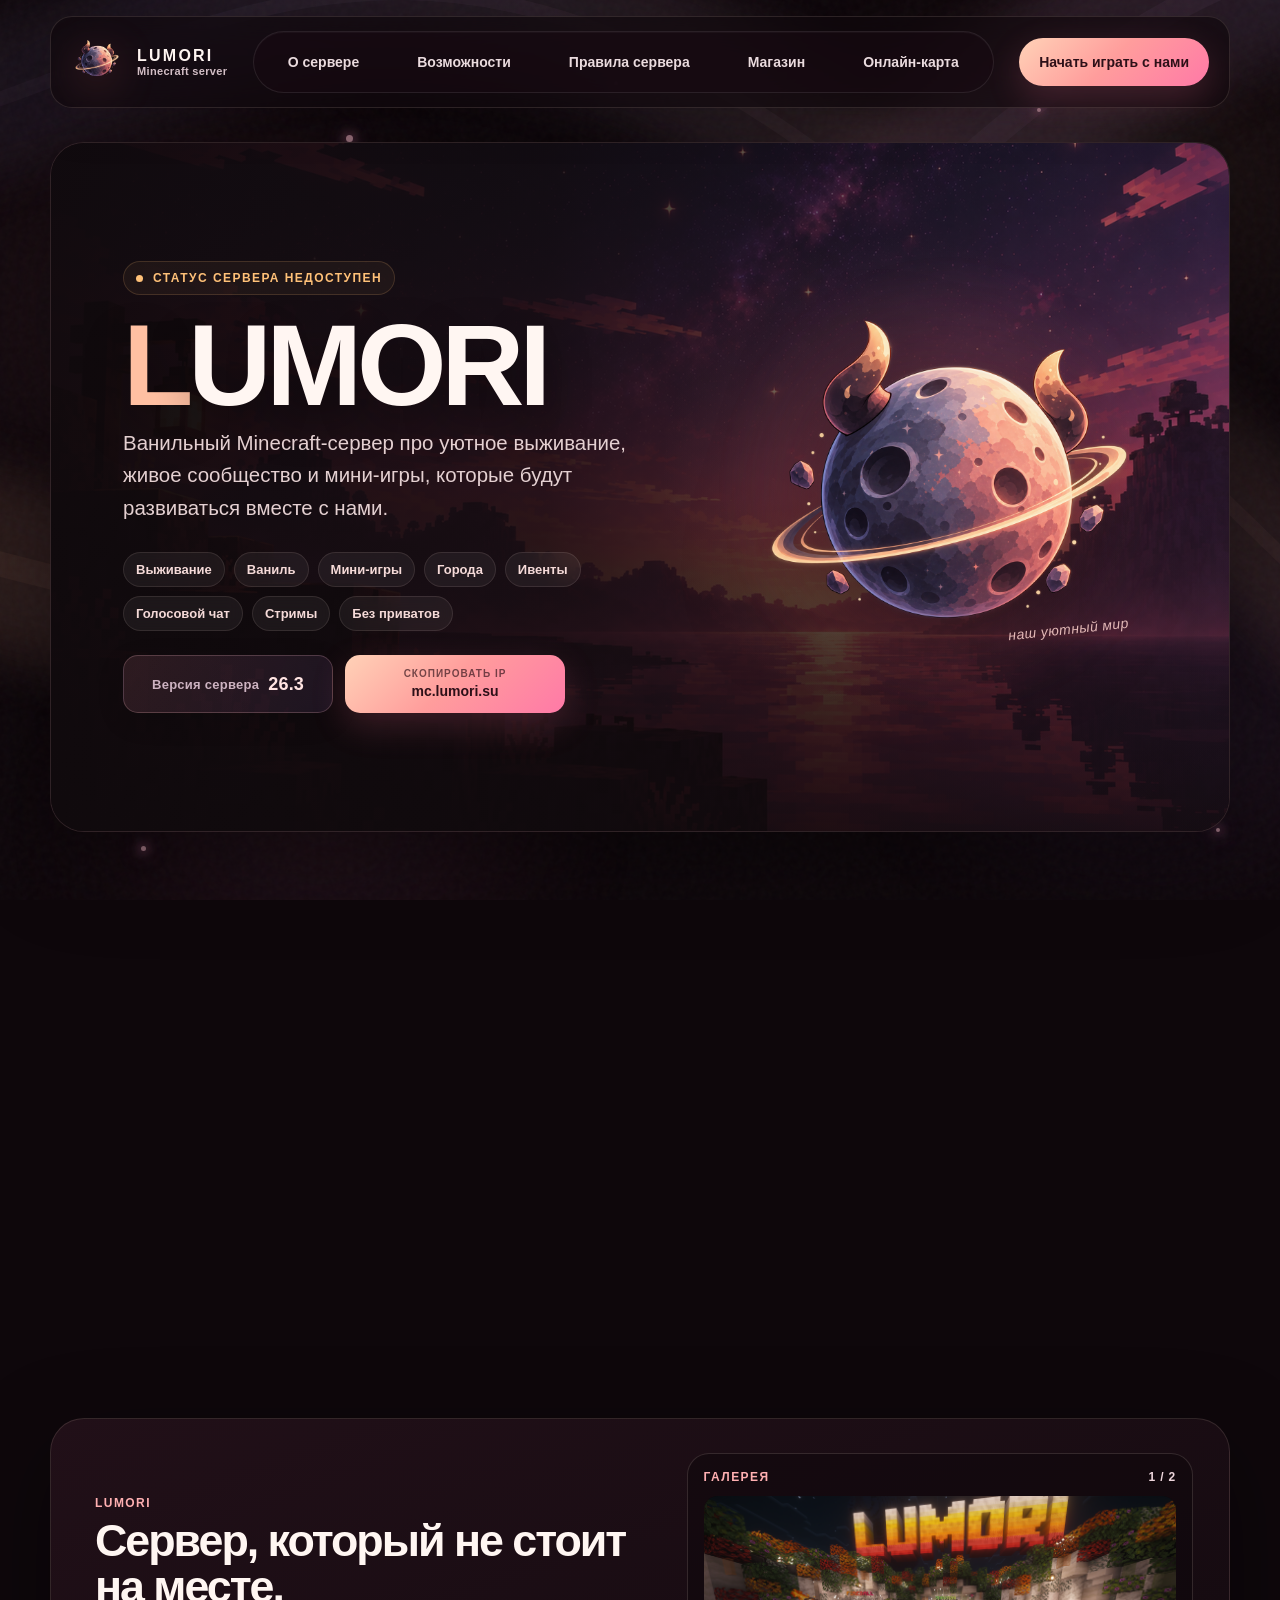
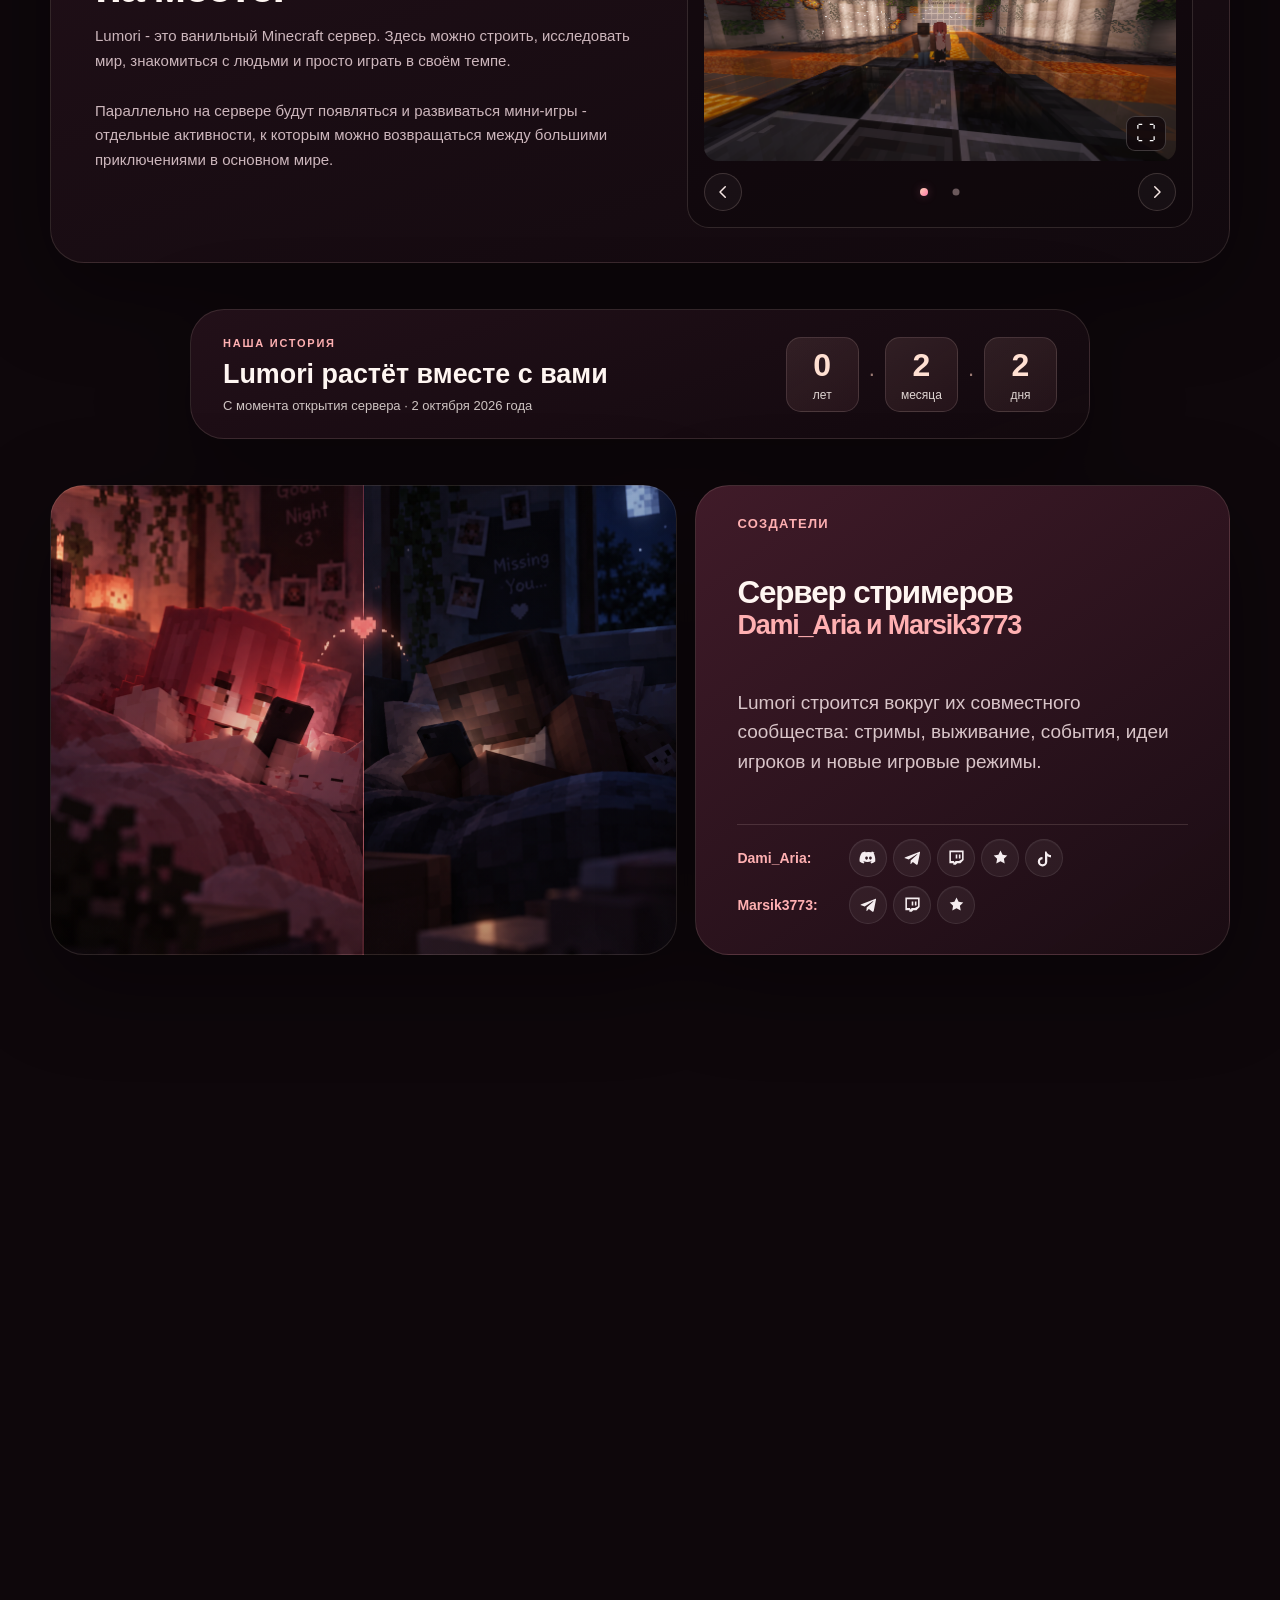
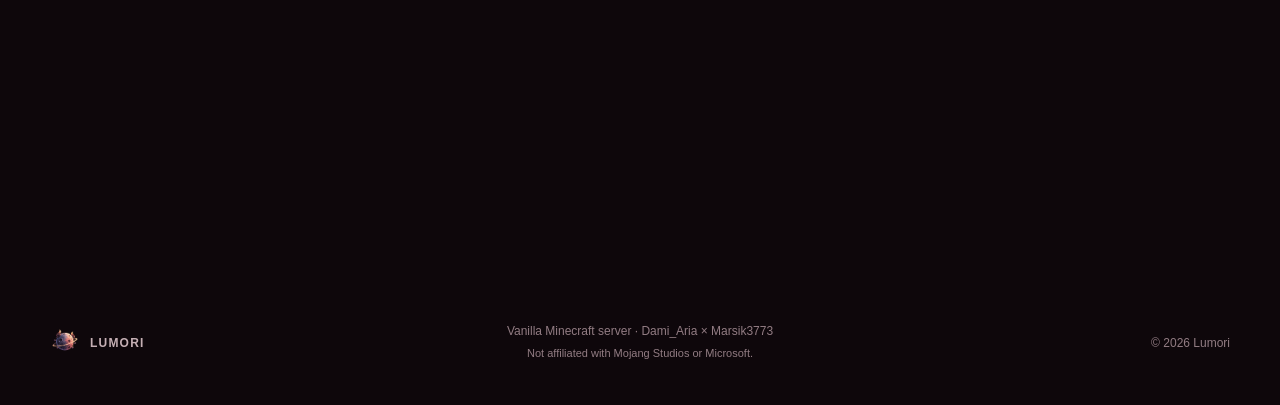
<file: index.html>
<!DOCTYPE html>

<html lang="ru">
<head>
<meta charset="utf-8"/>
<meta content="width=device-width, initial-scale=1" name="viewport"/>
<meta content="#1b0c14" name="theme-color"/>
<meta content="Lumori — ванильный Minecraft-сервер стримеров Dami_Aria и Marsik3773. Версия 26.3, выживание, сообщество и мини-игры." name="description"/>
<title>Lumori — Minecraft Server</title>
<link href="assets/site/lumori-planet.png" rel="icon"/>
<link as="image" href="assets/site/lumori-hero.png" media="(min-width: 921px)" rel="preload"/>
<link as="image" href="assets/site/mobile/lumori-hero.webp" media="(max-width: 920px)" rel="preload"/>
<link href="styles.css?v=lumori-docs-3" rel="stylesheet"/>
</head>
<body>
<div aria-hidden="true" class="ambient-bg"></div>
<!-- Decorative animated aurora ribbons: above page background, non-interactive. -->
<div aria-hidden="true" class="lumori-aurora">
  <svg class="lumori-aurora-art" viewBox="0 0 1440 900" preserveAspectRatio="xMidYMid slice" xmlns="http://www.w3.org/2000/svg">
    <defs>
      <linearGradient id="lumori-ribbon-a" x1="0" y1="0" x2="1" y2="0"><stop offset="0" stop-color="#a65c7b" stop-opacity="0"/><stop offset=".27" stop-color="#ba795f" stop-opacity=".48"/><stop offset=".57" stop-color="#a86994" stop-opacity=".56"/><stop offset=".82" stop-color="#79639f" stop-opacity=".43"/><stop offset="1" stop-color="#79639f" stop-opacity="0"/></linearGradient>
      <linearGradient id="lumori-ribbon-b" x1="0" y1="0" x2="1" y2="0"><stop offset="0" stop-color="#766299" stop-opacity="0"/><stop offset=".34" stop-color="#8770aa" stop-opacity=".38"/><stop offset=".68" stop-color="#b87e74" stop-opacity=".48"/><stop offset="1" stop-color="#b87e74" stop-opacity="0"/></linearGradient>
      <filter id="lumori-ribbon-blur" x="-35%" y="-100%" width="170%" height="300%"><feGaussianBlur stdDeviation="18"/></filter>
    </defs>
    <g class="lumori-ribbon lumori-ribbon-one">
      <path d="M -250 645 C 155 235 390 825 800 390 S 1320 90 1700 270" fill="none" stroke="url(#lumori-ribbon-a)" stroke-width="120" stroke-linecap="round" filter="url(#lumori-ribbon-blur)"/>
      <path d="M -250 645 C 155 235 390 825 800 390 S 1320 90 1700 270" fill="none" stroke="url(#lumori-ribbon-a)" stroke-width="17" stroke-linecap="round" opacity=".67"/>
    </g>
    <g class="lumori-ribbon lumori-ribbon-two">
      <path d="M -200 140 C 280 460 390 -90 850 250 S 1330 870 1650 545" fill="none" stroke="url(#lumori-ribbon-b)" stroke-width="100" stroke-linecap="round" filter="url(#lumori-ribbon-blur)"/>
      <path d="M -200 140 C 280 460 390 -90 850 250 S 1330 870 1650 545" fill="none" stroke="url(#lumori-ribbon-b)" stroke-width="10" stroke-linecap="round" opacity=".58"/>
    </g>
  </svg>
</div>
<div aria-hidden="true" class="lumori-sky"><i></i><i></i><i></i><i></i><i></i><i></i><i></i><i></i><i></i><i></i><i></i><i></i><i></i><i></i><i></i><i></i><i></i><i></i><i></i><i></i><i></i><i></i><i></i><i></i></div>
<div aria-hidden="true" class="grain"></div>
<header class="topbar" id="top">
<a aria-label="Lumori — наверх" class="brand" href="#top">
<picture><source media="(max-width: 920px)" srcset="assets/site/mobile/lumori-planet.webp" type="image/webp"/><img alt="Символ сервера Lumori" src="assets/site/lumori-planet.png"/></picture>
<span class="brand-copy">
<strong>LUMORI</strong>
<small>Minecraft server</small>
</span>
</a>
<nav aria-label="Основная навигация" class="nav">
<a data-feed="server" href="#server-feed">О сервере</a>
<a data-feed="guide" href="#guide">Возможности</a>
<a data-feed="rules" href="#rules"><span class="nav-label-full">Правила сервера</span><span class="nav-label-short">Правила</span></a>
<a data-link="shop" href="https://lumori.millida.trade/" rel="noopener noreferrer" target="_blank">Магазин</a>
<a class="nav-map" href="http://map.lumori.su:40138" rel="noopener noreferrer" target="_blank">Онлайн-карта</a>
</nav>
<a class="primary-btn header-play-btn" href="https://discord.gg/dc2WhRhd3e" target="_blank" rel="noopener noreferrer"><span class="header-play-label-full">Начать играть с нами</span><span class="header-play-label-short">Играть</span></a>
</header>
<main>
<div class="site-feed server-feed" id="server-feed">
<section aria-labelledby="hero-title" class="hero section-shell">
<div aria-hidden="true" class="hero-backdrop"></div>
<div class="hero-copy reveal">
<div class="eyebrow server-status" id="server-status" role="status" aria-live="polite"><span class="spark" aria-hidden="true"></span><span id="server-status-text">Проверяем сервер...</span></div>
<h1 id="hero-title">LUMORI</h1>
<p class="hero-lead">Ванильный Minecraft-сервер про уютное выживание, живое сообщество и мини-игры, которые будут развиваться вместе с нами.</p>
<div aria-label="Основная информация" class="tag-row">
<span class="tag">Выживание</span>
<span class="tag">Ваниль</span>
<span class="tag">Мини-игры</span>
<span class="tag">Города</span>
<span class="tag">Ивенты</span>
<span class="tag">Голосовой чат</span>
<span class="tag">Стримы</span>
<span class="tag">Без приватов</span>
</div>
<div class="hero-server-actions">
<div aria-label="Версия сервера" class="hero-version">
<span class="hero-version-label">Версия сервера</span> <strong>26.3</strong>
</div>
<button aria-label="Скопировать IP-адрес сервера" class="primary-btn hero-copy-ip" id="copy-ip" type="button">
<span><small>Скопировать IP</small><strong id="server-ip">mc.lumori.su</strong></span>
</button>
</div>
</div>
<div aria-label="Символ Lumori" class="hero-mark reveal">
<div class="planet-aura"></div>
<picture><source media="(max-width: 920px)" srcset="assets/site/mobile/lumori-planet.webp" type="image/webp"/><img alt="Планета Lumori — официальный символ сервера" src="assets/site/lumori-planet.png"/></picture>
<span class="orbit-label">наш уютный мир</span>
</div>
</section>
<section aria-labelledby="discord-title" class="discord-cta section-shell reveal" id="discord">
<div class="discord-card">
<div class="discord-copy">
<span class="kicker">DISCORD · COMMUNITY</span>
<h2 id="discord-title">Присоединяйся к нашему Discord-серверу</h2>
<p>Все важные вещи - в одном месте: анонсы, ивенты, объявления, новости сервера, дружеские посиделки и голосовое общение с игроками Lumori.</p>
<a class="primary-btn discord-join-btn" href="https://discord.gg/dc2WhRhd3e" rel="noopener noreferrer" target="_blank">
<span aria-hidden="true" class="btn-icon">✦</span>
<span><small>Discord Lumori</small><strong>Присоединиться</strong></span>
</a>
</div>
</div>
</section>
<section aria-labelledby="about-title" class="about section-shell reveal" id="about">
<div class="about-panel">
<div class="about-copy">
<span class="kicker">LUMORI</span>
<h2 id="about-title">Сервер, который не стоит на месте.</h2>
<p>Lumori - это ванильный Minecraft сервер. Здесь можно строить, исследовать мир, знакомиться с людьми и просто играть в своём темпе.<br/><br/>Параллельно на сервере будут появляться и развиваться мини-игры - отдельные активности, к которым можно возвращаться между большими приключениями в основном мире.</p>
</div>
<div aria-label="Галерея скриншотов сервера" class="about-gallery"><div class="gallery-top"><span class="kicker">ГАЛЕРЕЯ</span><span aria-live="polite" class="gallery-counter">Загрузка...</span></div><div class="gallery-photo-wrap"><button aria-label="Открыть изображение на весь экран" class="gallery-open" title="Открыть на весь экран" type="button" disabled><img alt="" decoding="async" id="gallery-preview" loading="lazy"/><span aria-hidden="true" class="gallery-expand">⛶</span></button></div><div class="gallery-controls"><button aria-label="Предыдущий скриншот" class="gallery-arrow gallery-prev" type="button"><svg aria-hidden="true" viewBox="0 0 24 24"><path d="M15 5 8 12 15 19"/></svg></button><div aria-label="Выбор изображения" class="gallery-dots"></div><button aria-label="Следующий скриншот" class="gallery-arrow gallery-next" type="button"><svg aria-hidden="true" viewBox="0 0 24 24"><path d="M9 5 16 12 9 19"/></svg></button></div></div></div>
</section>
<section class="server-age section-shell reveal" aria-labelledby="server-age-title">
  <div class="server-age-card">
    <div class="server-age-heading"><span class="kicker">НАША ИСТОРИЯ</span><h2 id="server-age-title">Lumori растёт вместе с вами</h2><p>С момента открытия сервера · 2 октября 2026 года</p></div>
    <div class="server-age-clock" role="timer" aria-label="Время с момента открытия сервера">
      <div class="server-age-unit"><strong id="server-age-years">0</strong><span id="server-age-years-label">лет</span></div>
      <span class="server-age-separator" aria-hidden="true">·</span>
      <div class="server-age-unit"><strong id="server-age-months">0</strong><span id="server-age-months-label">месяцев</span></div>
      <span class="server-age-separator" aria-hidden="true">·</span>
      <div class="server-age-unit"><strong id="server-age-days">0</strong><span id="server-age-days-label">дней</span></div>
    </div>
  </div>
</section>
<section aria-labelledby="creators-title" class="creators section-shell reveal">
<div aria-label="Dami_Aria и Marsik3773" class="creators-visual" role="img"></div>
<div class="creators-copy">
<span class="kicker">СОЗДАТЕЛИ</span>
<h2 id="creators-title">Сервер стримеров <span class="creator-title-names">Dami_Aria и Marsik3773</span></h2>
<p>Lumori строится вокруг их совместного сообщества: стримы, выживание, события, идеи игроков и новые игровые режимы.</p>
<div aria-label="Ссылки на соцсети стримеров" class="social-stack creators-social-stack">
<div class="social-row">
<span class="social-row-label">Dami_Aria:</span>
<div class="social-icons">
<a aria-label="Discord Dami_Aria" class="social-icon-btn discord" href="https://discord.gg/dc2WhRhd3e" rel="noopener noreferrer" target="_blank">
<svg aria-hidden="true" viewbox="0 0 24 24"><path d="M20.3 4.37A16.7 16.7 0 0 0 16.2 3a11.7 11.7 0 0 0-.53 1.1a15.2 15.2 0 0 0-7.34 0A11.7 11.7 0 0 0 7.8 3a16.6 16.6 0 0 0-4.1 1.37C1.1 8.24.4 12 .75 15.7A16.9 16.9 0 0 0 5.8 18.2c.42-.57.79-1.18 1.1-1.82c-.6-.23-1.18-.52-1.72-.86c.14-.1.27-.2.4-.31c3.3 1.55 6.88 1.55 10.14 0c.13.11.26.21.4.31c-.54.34-1.12.63-1.72.86c.31.64.68 1.25 1.1 1.82a16.8 16.8 0 0 0 5.04-2.5c.42-4.3-.72-8.03-2.24-11.33ZM9.54 13.43c-.98 0-1.78-.9-1.78-2s.79-2 1.78-2c1 0 1.79.9 1.78 2c0 1.1-.79 2-1.78 2Zm4.92 0c-.98 0-1.78-.9-1.78-2s.79-2 1.78-2c1 0 1.79.9 1.78 2c0 1.1-.79 2-1.78 2Z" fill="currentColor"></path></svg>
</a>
<a aria-label="Telegram Dami_Aria" class="social-icon-btn telegram" href="https://t.me/dami_aria" rel="noopener noreferrer" target="_blank">
<svg aria-hidden="true" viewbox="0 0 24 24"><path d="M21.5 4.5L18.6 19c-.22 1.03-.8 1.28-1.63.8l-4.5-3.32l-2.17 2.1c-.24.24-.45.45-.9.45l.32-4.58l8.34-7.54c.36-.32-.08-.5-.56-.18L7.2 13.18l-4.42-1.38c-.96-.3-.98-.96.2-1.42L20.24 3.7c.8-.3 1.5.18 1.26.8Z" fill="currentColor"></path></svg>
</a>
<a aria-label="Twitch Dami_Aria" class="social-icon-btn twitch" href="https://www.twitch.tv/dami_aria" rel="noopener noreferrer" target="_blank">
<svg aria-hidden="true" viewbox="0 0 24 24"><path d="M3 2h18v12l-4 4h-4l-2 2H8v-2H3V2Zm16 11V4H5v11h4v2l2-2h4l4-2Zm-8-6h2v5h-2V7Zm4 0h2v5h-2V7Z" fill="currentColor"></path></svg>
</a>
<a aria-label="Donation Alerts Dami_Aria" class="social-icon-btn donate" href="https://www.donationalerts.com/r/dami_aria" rel="noopener noreferrer" target="_blank">
<svg aria-hidden="true" viewbox="0 0 24 24"><path d="M12 2l2.65 5.37L20.6 8.2l-4.3 4.18l1.02 5.92L12 15.52L6.68 18.3l1.02-5.92L3.4 8.2l5.95-.83L12 2Z" fill="currentColor"></path></svg>
</a>
<a aria-label="TikTok Dami_Aria" class="social-icon-btn tiktok" href="https://www.tiktok.com/@dami_aria?_r=1&amp;_t=ZS-95ohLLMDwGn" rel="noopener noreferrer" target="_blank">
<svg aria-hidden="true" viewbox="0 0 24 24"><path d="M14.5 3c.44 1.67 1.44 2.98 3.1 3.9c.84.47 1.72.73 2.6.8v2.9c-1.57-.03-3.16-.48-4.7-1.45v6.83A5.98 5.98 0 1 1 9.5 10v3.09a3.16 3.16 0 1 0 3.16 3.16V3h1.84Z" fill="currentColor"></path></svg>
</a></div>
</div>
<div class="social-row">
<span class="social-row-label">Marsik3773:</span>
<div class="social-icons">
<a aria-label="Telegram Marsik3773" class="social-icon-btn telegram" href="https://t.me/marselechka" rel="noopener noreferrer" target="_blank">
<svg aria-hidden="true" viewbox="0 0 24 24"><path d="M21.5 4.5L18.6 19c-.22 1.03-.8 1.28-1.63.8l-4.5-3.32l-2.17 2.1c-.24.24-.45.45-.9.45l.32-4.58l8.34-7.54c.36-.32-.08-.5-.56-.18L7.2 13.18l-4.42-1.38c-.96-.3-.98-.96.2-1.42L20.24 3.7c.8-.3 1.5.18 1.26.8Z" fill="currentColor"></path></svg>
</a>
<a aria-label="Twitch Marsik3773" class="social-icon-btn twitch" href="https://www.twitch.tv/marsik3773" rel="noopener noreferrer" target="_blank">
<svg aria-hidden="true" viewbox="0 0 24 24"><path d="M3 2h18v12l-4 4h-4l-2 2H8v-2H3V2Zm16 11V4H5v11h4v2l2-2h4l4-2Zm-8-6h2v5h-2V7Zm4 0h2v5h-2V7Z" fill="currentColor"></path></svg>
</a>
<a aria-label="Donation Alerts Marsik3773" class="social-icon-btn donate" href="https://www.donationalerts.com/r/marsik3773" rel="noopener noreferrer" target="_blank">
<svg aria-hidden="true" viewbox="0 0 24 24"><path d="M12 2l2.65 5.37L20.6 8.2l-4.3 4.18l1.02 5.92L12 15.52L6.68 18.3l1.02-5.92L3.4 8.2l5.95-.83L12 2Z" fill="currentColor"></path></svg>
</a>
</div>
</div>
</div>
</div>
</section>
<section aria-labelledby="live-title" class="live-section section-shell reveal" id="live">
<div class="section-heading compact-heading">
<div>
<span class="kicker">LIVE</span>
<h2 id="live-title">Кто сейчас в эфире?</h2>
</div>
<p>Статус обновляется автоматически примерно раз в минуту.</p>
</div>
<div class="live-grid">
<a class="live-card dami" href="https://www.twitch.tv/dami_aria" id="dami-live-card" rel="noopener noreferrer" target="_blank">
<div aria-hidden="true" class="live-photo"></div>
<div aria-hidden="true" class="live-shade"></div>
<div class="live-card-top">
<span class="streamer-name">Dami_Aria</span>
<span class="status-pill checking" id="dami-status"><i></i><span>Проверяем…</span></span>
</div>
<div class="live-card-bottom">
<span>Открыть Twitch</span><span aria-hidden="true">↗</span>
</div>
</a>
<a class="live-card marsik" href="https://www.twitch.tv/marsik3773" id="marsik-live-card" rel="noopener noreferrer" target="_blank">
<div aria-hidden="true" class="live-photo"></div>
<div aria-hidden="true" class="live-shade"></div>
<div class="live-card-top">
<span class="streamer-name">Marsik3773</span>
<span class="status-pill checking" id="marsik-status"><i></i><span>Проверяем…</span></span>
</div>
<div class="live-card-bottom">
<span>Открыть Twitch</span><span aria-hidden="true">↗</span>
</div>
</a>
</div>
</section>
<section aria-labelledby="join-title" class="join section-shell reveal">
<div class="join-card">
<div class="join-copy">
<span class="kicker">26.3 · VANILLA</span>
<h2 id="join-title">Присоединяйся к <span class="join-title-accent">Lumori.</span></h2>
<p>Там, где хорошие люди, тёплые стримы и мир, который мы строим вместе.</p>
</div>
<button class="primary-btn join-ip" id="copy-ip-bottom" type="button">
<span aria-hidden="true" class="btn-icon">⧉</span>
<span><small>Скопировать IP</small><strong id="server-ip-bottom">mc.lumori.su</strong></span>
</button>
</div>
</section>
</div>
<div class="site-feed rules-feed" id="rules-feed" style="display:none;">
<div class="docs-shell section-shell" id="guide">
<aside aria-label="Разделы справочника" class="docs-sidebar">
<div class="docs-sidebar-title">СПРАВОЧНИК LUMORI</div>
<select aria-label="Выбрать тему справочника" class="docs-topic-select" id="docs-topic-select"></select>
<div class="docs-sidebar-group"><strong>Возможности</strong>
<a data-feed="guide" href="#guide-mods">Моды для игры</a>
<a data-feed="guide" href="#guide-shops">Магазины</a>
<a data-feed="guide" href="#guide-towns">Города</a>
<a data-feed="guide" href="#guide-plus">Подписка Plus</a>
<a data-feed="guide" href="#guide-emoji">Эмодзи и кейсы</a>
<a data-feed="guide" href="#guide-account">Аккаунт</a>
<a data-feed="guide" href="#guide-light">Блок света</a></div>
<div class="docs-sidebar-group"><strong>Правила</strong>
<a data-feed="rules" href="#rules-1">Общие положения</a>
<a data-feed="rules" href="#rules-2">Чат и общение</a>
<a data-feed="rules" href="#rules-3">Игровой процесс</a>
<a data-feed="rules" href="#rules-4">Территории</a>
<a data-feed="rules" href="#rules-5">Торговля</a>
<a data-feed="rules" href="#rules-6">Города</a>
<a data-feed="rules" href="#rules-7">Аккаунты</a>
<a data-feed="rules" href="#rules-extra">Дополнительно</a></div>
</aside>
<div class="docs-main">
<section aria-label="Возможности сервера" class="rules reveal" id="guide-article">
<article class="docs-panel" id="guide-mods"><span class="kicker">ВОЗМОЖНОСТИ</span><h2>Моды для игры</h2><p class="docs-lead">Для голосового общения и экранов в игре установите два мода.</p>
<div class="docs-card"><h3>Simple Voice Chat</h3><p>Голосовое общение с игроками поблизости.</p><a href="https://modrinth.com/mod/simple-voice-chat" target="_blank" rel="noopener noreferrer">Страница загрузки ↗</a></div>
<div class="docs-card"><h3>Dream Displays</h3><p>Просмотр игровых экранов.</p><a href="https://modrinth.com/mod/dreamdisplays" target="_blank" rel="noopener noreferrer">Страница загрузки ↗</a></div>
<p class="docs-note">На странице каждого мода выберите файл для своей версии Minecraft и загрузчика.</p></article>
<article class="docs-panel" id="guide-shops"><span class="kicker">ВОЗМОЖНОСТИ</span><h2>Свои магазины</h2><p class="docs-lead">Продавайте предметы другим игрокам через сундук, бочку или шалкеровый ящик.</p>
<div class="docs-card"><h3>Как открыть магазин</h3><ol><li>Поставьте пустой одиночный контейнер.</li><li>Введите <code>/shop create &lt;название&gt;</code>.</li><li>В течение минуты нажмите ПКМ на контейнер.</li></ol></div>
<div class="docs-card"><h3>Как выставить товар</h3><ol><li>Возьмите пачку предметов в основную руку.</li><li>Укажите цену <strong>за всю пачку</strong>: <code>/shop price &lt;число&gt;</code>.</li><li>Откройте свой магазин и положите пачку в свободный слот или используйте Shift-клик.</li></ol><p>Без назначенной цены магазин товар не примет.</p></div>
<div class="docs-card"><h3>Полезные команды</h3><ul><li><code>/shop prices</code> — минимальные цены.</li><li><code>/shop seller</code> — свои магазины и дополнительные места.</li><li><code>/shop address &lt;адрес&gt;</code> — адрес магазина, на который смотрите.</li><li><code>/shop withdraw</code> или Shift + ПКМ — забрать выручку.</li></ul></div>
<div class="docs-card"><h3>Лимиты и правила</h3><ul><li>Без Plus: 3 бесплатных магазина, максимум 10.</li><li>С Plus: 10 бесплатных магазинов, максимум 50.</li><li>Дополнительный магазин стоит от 192 АР; каждый следующий на 64 АР дороже.</li><li>Магазин должен быть доступен покупателям. На чужой территории нужно разрешение владельца.</li><li>Торговля ниже минимальной цены и за реальные деньги запрещена.</li></ul><a href="#rules-5" data-feed="rules">Все правила торговли →</a></div></article>
<article class="docs-panel" id="guide-towns"><span class="kicker">ВОЗМОЖНОСТИ</span><h2>Города</h2><p class="docs-lead">Объединяйтесь с игроками, управляйте городом и общайтесь в отдельном чате.</p>
<div class="docs-card"><h3>Создание и регистрация</h3><ol><li>Введите <code>/town create &lt;название&gt;</code>. Название: от 3 до 24 символов.</li><li>Соберите 10 участников вместе с мэром.</li><li>Введите <code>/town register &lt;тег&gt;</code>. Тег: от 1 до 4 букв; регистрация сейчас автоматическая.</li></ol><p>Лимит жителей и заместителей не установлен.</p></div>
<div class="docs-card"><h3>Приглашения и общение</h3><ul><li><code>/town invite &lt;игрок&gt;</code> — пригласить игрока, который сейчас на Survival. Приглашение действует 5 минут.</li><li><code>/town invites</code>, <code>/town accept</code>, <code>/town deny</code> — посмотреть, принять или отклонить приглашение.</li><li>Начните сообщение с <code>?</code>, чтобы написать в городской чат.</li></ul></div>
<div class="docs-card"><h3>Управление</h3><ul><li><code>/town list</code>, <code>/town info</code>, <code>/town leave</code> — список, сведения и выход.</li><li><code>/town kick</code>, <code>/town promote</code>, <code>/town demote</code> — управление жителями.</li><li><code>/town description</code>, <code>/town rename</code>, <code>/town flag</code> — оформление города.</li><li><code>/town transfer</code>, <code>/town delete</code> — передача и удаление города.</li></ul><p>Полный список команд: <code>/town help</code>.</p></div>
<p class="docs-note">Городу нужны свои правила в книге. Унии заключаются письменным соглашением глав; войны возможны только с согласия сторон и одобрения администрации. После выхода из города есть 3 дня, чтобы забрать вещи.</p><a href="#rules-6" data-feed="rules">Правила городов →</a></article>
<article class="docs-panel" id="guide-plus"><span class="kicker">ВОЗМОЖНОСТИ</span><h2>Подписка Plus</h2><p class="docs-lead">Дополнительные настройки персонажа и удобства для игры.</p>
<div class="docs-card"><h3>Внешний вид и чат</h3><ul><li><code>/size</code> — изменить размер персонажа.</li><li><code>/color</code> — изменить цвет ника.</li><li><code>/enter</code> и <code>/exit</code> — настроить сообщения входа и выхода.</li><li>Цветной чат и теги <code>item</code>, <code>online</code>, <code>random</code>, <code>cords</code>, <code>exp</code>, <code>ping</code>, <code>Plus</code>.</li></ul></div>
<div class="docs-card"><h3>Удобства в игре</h3><ul><li>Перенос игроков, мгновенный вход в портал Незера и использование блоков прямо из инвентаря.</li><li><code>/chunks</code> — настроить дальность на Survival до 16 чанков.</li><li>При AFK вас не переносит в Lobby, но игровое время не начисляется.</li></ul></div>
<div class="docs-card"><h3>Магазины и аккаунт</h3><ul><li>10 бесплатных магазинов, максимум 50.</li><li>При первой выдаче Plus лимит товаров Stallora увеличивается на 7.</li><li>Разрешён один дополнительный аккаунт с суффиксом <code>_tw</code>; Plus должен быть активен на обоих.</li></ul></div>
<div class="docs-card"><h3>Управление подпиской</h3><ul><li><code>/plus menu</code> — выключать отдельные возможности и управлять своей меткой на карте. Vanish скрывает её всегда.</li><li><code>/plus</code> — срок подписки и ссылка на магазин.</li><li><code>/plus help</code> — подсказка по командам.</li></ul></div><a href="https://lumori.millida.trade/" target="_blank" rel="noopener noreferrer">Условия покупки в магазине ↗</a></article>
<article class="docs-panel" id="guide-emoji"><span class="kicker">ВОЗМОЖНОСТИ</span><h2>Эмодзи и кейсы</h2><p class="docs-lead">Собирайте эмодзи и выбирайте символ для своего профиля.</p>
<div class="docs-card"><h3>Как пользоваться</h3><ul><li><code>/emoji</code> — посмотреть свою коллекцию.</li><li><code>/emoji set &lt;символ&gt;</code> — выбрать доступный эмодзи.</li><li><code>/emoji cases</code> — посмотреть ключи от кейсов.</li></ul><p>Эмодзи ● есть у каждого игрока. Кейсы открываются у специальных сундуков в Lobby.</p></div>
<div class="docs-card"><h3>Где голосовать за ключ</h3><p>Бесплатный ключ можно получить за голосование за сервер:</p><ul class="docs-link-list"><li><a href="https://minecraftrating.ru/vote/402561/" target="_blank" rel="noopener noreferrer">MinecraftRating ↗</a></li><li><a href="https://hotmc.ru/vote-293718" target="_blank" rel="noopener noreferrer">HotMC ↗</a></li><li><a href="https://top-minecrafter.com/server/lumori/" target="_blank" rel="noopener noreferrer">Top-Minecrafter ↗</a></li></ul></div></article>
<article class="docs-panel" id="guide-account"><span class="kicker">ВОЗМОЖНОСТИ</span><h2>Перепривязка аккаунта</h2><p class="docs-lead">Смена Minecraft-ника и Discord-аккаунта выполняется через код подтверждения.</p>
<div class="docs-card"><h3>Сменить Minecraft-ник</h3><ol><li>Убедитесь, что прежний ник офлайн.</li><li>Войдите под новым свободным ником и получите шестизначный код.</li><li>Отправьте код в канал <code>#отправь-код-сюда</code> со своего уже привязанного Discord-аккаунта.</li></ol><p>Игровые данные сохраняются. Между сменами ника действует пауза 7 дней.</p></div>
<div class="docs-card"><h3>Сменить Discord</h3><ol><li>Подтвердите вход в Lobby и введите <code>/lumoriauth discord</code>.</li><li>Отправьте показанный восьмизначный код в тот же канал с <strong>нового</strong> Discord-аккаунта.</li><li>Войдите в Minecraft заново и подтвердите вход через новый Discord.</li></ol></div><a href="https://discord.gg/dc2WhRhd3e" target="_blank" rel="noopener noreferrer">Открыть Discord ↗</a></article>
<article class="docs-panel" id="guide-light"><span class="kicker">ВОЗМОЖНОСТИ</span><h2>Блок света</h2><p class="docs-lead">Схема крафта блока света.</p>
<figure class="docs-recipe"><img src="assets/site/light-block-recipe.png" width="249" height="135" alt="Рецепт блока света: пыль светокамня в верхней центральной ячейке, кварц по краям среднего ряда, факел в центре" loading="lazy"/><figcaption>Пыль светокамня сверху; кварц, факел, кварц — в среднем ряду.</figcaption></figure>
<p class="docs-note">Наличие рецепта на работающем сервере пока не подтверждено. Если крафт не срабатывает, сообщите администрации в <a href="https://discord.gg/dc2WhRhd3e" target="_blank" rel="noopener noreferrer">Discord</a>.</p></article>
</section>
<section aria-labelledby="rules-title" class="rules reveal" id="rules">
<div class="section-heading">
<div>
<h2 id="rules-title">Свод правил</h2>
</div>
<div class="rules-discord-box">
<p>Все обновления и актуальная версия публикуются в Discord-канале сервера.</p>
<a class="primary-btn" href="https://discord.com/channels/1509958866861953167/1515509602559594506" rel="noopener noreferrer" target="_blank">
<span>Перейти в Discord</span>
</a>
</div>
</div>
<div class="rules-content" id="rules-content">
<!-- RULES:START -->
<p class="rule-text">Добро пожаловать в Lumori! Здесь можно строить, исследовать мир, торговать, создавать города и проводить время с другими игроками. Чтобы всем было комфортно, просим соблюдать следующие правила.</p>
<h2 id="rules-1" class="rules-main-title">1. Общие положения</h2>
<hr/>
<h3 class="rule-item-title">1.1. Согласие</h3>
<p class="rule-text">Незнание правил не освобождает от ответственности. Начиная игру на сервере, вы подтверждаете, что ознакомились с действующими правилами Lumori и соглашаетесь их соблюдать.</p>
<p class="rule-text">Администрация вправе изменять и дополнять правила. Актуальная версия правил всегда публикуется на сайте Lumori и в Discord-сервере Lumori.</p>
<p class="rule-text"><strong>Наказание:</strong> Согласно нарушенному пункту.</p>
<hr/>
<h3 class="rule-item-title">1.2. Законодательство</h3>
<p class="rule-text">На Lumori запрещены действия, публикация и распространение материалов, нарушающих законодательство, в том числе незаконный контент, мошенничество, реальные угрозы и распространение запрещённой информации.</p>
<p class="rule-text"><strong>Наказание:</strong> Удаление запрещённого материала и бан в зависимости от тяжести нарушения — по решению администрации.</p>
<hr/>
<h3 class="rule-item-title">1.3. Жалобы и обращения</h3>
<p class="rule-text">Если вы столкнулись с нарушением, спорной ситуацией или хотите обжаловать наказание, создайте тикет в разделе «Поддержка» Discord-сервера Lumori.</p>
<p class="rule-text">В обращении кратко опишите, что произошло, укажите ники участников и, если возможно, приложите скриншоты, видео или другие доказательства.</p>
<p class="rule-text">Запрещено намеренно отправлять ложные жалобы, искажать обстоятельства ситуации и подделывать доказательства.</p>
<p class="rule-text"><strong>Наказание:</strong> Предупреждение, мут или бан — по усмотрению администрации в зависимости от тяжести нарушения.</p>
<hr/>
<h3 class="rule-item-title">1.4. Обход ограничений</h3>
<p class="rule-text">Запрещено любым способом обходить мут, бан и другие ограничения, наложенные на игрока, его аккаунт, никнейм или IP-адрес. К обходу относится использование других или чужих аккаунтов, смена ника, VPN и любые другие способы продолжить действия, которые были ограничены администрацией.</p>
<p class="rule-text">Любая попытка обхода наказания считается отдельным нарушением.</p>
<p class="rule-text"><strong>Наказание:</strong> При обходе мута — увеличение его срока вплоть до бана. При обходе бана или других серьёзных ограничений — увеличение срока блокировки вплоть до перманентного бана по решению администрации.</p>
<hr/>
<h3 class="rule-item-title">1.5. Ответственность за аккаунт</h3>
<p class="rule-text">Игрок несёт ответственность за все действия, совершённые с его аккаунта. Если аккаунтом пользовался другой человек, это не освобождает от наказания.</p>
<p class="rule-text">Все муты, баны и другие ограничения применяются к аккаунту, с которого было совершено нарушение. В случае взлома решение о пересмотре наказания принимает администрация.</p>
<p class="rule-text"><strong>Наказание:</strong> Согласно совершенному нарушению.</p>
<hr/>
<h3 class="rule-item-title">1.6. Повторные нарушения</h3>
<p class="rule-text">Повторные нарушения правил влекут за собой более строгое наказание.</p>
<p class="rule-text"><strong>Наказание:</strong> Увеличение срока мута или бана вплоть до перманентного — по решению администрации.</p>
<hr/>
<h3 class="rule-item-title">1.7. Соучастие</h3>
<p class="rule-text">Запрещено сознательно помогать другим игрокам нарушать правила, участвовать в нарушении или скрывать полученные в результате нарушения ресурсы и имущество.</p>
<p class="rule-text"><strong>Наказание:</strong> Определяется по решению администрации с учётом степени участия и тяжести нарушения.</p>
<hr/>
<h3 class="rule-item-title">1.8. Равенство игроков</h3>
<p class="rule-text">Все игроки на сервере равны в правах и обязанностях. Статус, личные отношения или вклад в проект не дают привилегий при применении правил. Наказания определяются по характеру и тяжести нарушения и не зависят от личности игрока.</p>
<p class="rule-text"><strong>Наказание:</strong> Согласно нарушенному пункту.</p>
<hr/>
<h3 class="rule-item-title">1.9. Возврат ресурсов</h3>
<p class="rule-text">Возврат ресурсов возможен, если потеря произошла по техническим причинам, не зависящим от игрока: из-за ошибки сервера, сбоев, проблем с хостингом и других подобных неполадок.</p>
<p class="rule-text">Ресурсы также могут быть возвращены, если их потеря стала следствием нарушения правил другим игроком, например гриферства или кражи.</p>
<p class="rule-text">Возврат производится при наличии достаточных доказательств и по решению администрации. Предметы, потерянные по вине самого игрока или в ходе обычного игрового процесса, возврату не подлежат.</p>
<p class="rule-text"><strong>Наказание:</strong> Не предусмотрено.</p>
<h2 id="rules-2" class="rules-main-title">2. Чат и общение</h2>
<p class="rule-text">Требования этого раздела действуют в игровом чате, Simple Voice Chat, Discord Lumori, личных сообщениях, книгах, на табличках, в названиях предметов и существ, а также при использовании других способов общения.</p>
<hr/>
<h3 class="rule-item-title">2.1. Спам и флуд</h3>
<p class="rule-text">Запрещены:</p>
<ul class="rule-list"><li>повторяющиеся сообщения;</li><li>чрезмерное использование CAPS;</li><li>засорение чата символами;</li><li>многократная отправка одного и того же сообщения.</li></ul>
<p class="rule-text"><strong>Наказание:</strong> Мут 5–15 минут. При повторении срок увеличивается.</p>
<hr/>
<h3 class="rule-item-title">2.2. Нецензурная лексика</h3>
<p class="rule-text">Запрещены чрезмерное использование мата и намеренный обход фильтра.</p>
<p class="rule-text"><strong>Наказание:</strong> Мут 5–15 минут. При повторении срок увеличивается.</p>
<hr/>
<h3 class="rule-item-title">2.3. Оскорбления, травля и угрозы</h3>
<p class="rule-text">Запрещены оскорбления, унижение, травля, провокации, систематическое преследование игроков, а также угрозы в их адрес.</p>
<p class="rule-text"><strong>Наказание:</strong> Мут или временный бан в зависимости от тяжести нарушения. При серьёзных угрозах или повторных нарушениях срок наказания увеличивается.</p>
<hr/>
<h3 class="rule-item-title">2.4. Оскорбление близких</h3>
<p class="rule-text">Запрещено оскорблять родителей, родственников и других близких людей игрока.</p>
<p class="rule-text"><strong>Наказание:</strong> Мут от 2 до 24 часов. При повторении — длительный мут или бан.</p>
<hr/>
<h3 class="rule-item-title">2.5. Дискриминация</h3>
<p class="rule-text">Запрещены унижение людей и разжигание ненависти по признакам расы, национальности, пола, происхождения и другим личным характеристикам.</p>
<p class="rule-text"><strong>Наказание:</strong> Мут от 24 часов до перманентного. При тяжёлых нарушениях — бан.</p>
<hr/>
<h3 class="rule-item-title">2.6. Политика и религия</h3>
<p class="rule-text">Запрещены политическая и религиозная агитация, провокации и конфликты.</p>
<p class="rule-text"><strong>Наказание:</strong> Мут от 15 минут. При повторении срок увеличивается.</p>
<hr/>
<h3 class="rule-item-title">2.7. Реклама других проектов</h3>
<p class="rule-text">Запрещено рекламировать сторонние Minecraft-серверы и другие проекты с целью переманивания игроков Lumori.</p>
<p class="rule-text"><strong>Наказание:</strong> Перманентный бан.</p>
<hr/>
<h3 class="rule-item-title">2.8. Опасные ссылки</h3>
<p class="rule-text">Запрещено распространять мошеннические, вредоносные и подозрительные ссылки.</p>
<p class="rule-text"><strong>Наказание:</strong> Мут или бан в зависимости от тяжести нарушения.</p>
<hr/>
<h3 class="rule-item-title">2.9. Персональные данные</h3>
<p class="rule-text">Запрещено распространять чужие личные данные без согласия владельца или угрожать их публикацией.</p>
<p class="rule-text"><strong>Наказание:</strong> Перманентный бан.</p>
<hr/>
<h3 class="rule-item-title">2.10. Голосовой чат</h3>
<p class="rule-text">Запрещены намеренные крики, звуковой спам, чрезмерно громкая музыка и другие звуки, мешающие окружающим. Если игрок просит снизить громкость или прекратить мешающий звук, отнеситесь к просьбе уважительно.</p>
<p class="rule-text"><strong>Наказание:</strong> Голосовой мут от 5 минут. При повторных нарушениях — длительный или перманентный голосовой мут.</p>
<hr/>
<h3 class="rule-item-title">2.11. Обход мута</h3>
<p class="rule-text">Запрещено обходить мут через другой аккаунт, голосовой чат, таблички, книги и другие способы.</p>
<p class="rule-text"><strong>Наказание:</strong> Увеличение срока мута вплоть до бана.</p>
<hr/>
<h3 class="rule-item-title">2.12. Попрошайничество</h3>
<p class="rule-text">Запрещено постоянно выпрашивать ресурсы, АРы, привилегии и услуги, особенно после отказа.</p>
<p class="rule-text"><strong>Наказание:</strong> Предупреждение или мут 5–15 минут.</p>
<hr/>
<h3 class="rule-item-title">2.13. Обращение к администрации</h3>
<p class="rule-text">Запрещён спам упоминаниями членов администрации без реальной необходимости. Если нужна помощь, можно обратиться в соответствующий канал Discord.</p>
<p class="rule-text"><strong>Наказание:</strong> Мут 5–15 минут. При повторении срок увеличивается.</p>
<hr/>
<h3 class="rule-item-title">2.14. Критика сервера</h3>
<p class="rule-text">Конструктивная критика Lumori и действий команды разрешена. Запрещены оскорбления, травля и заведомо ложные обвинения.</p>
<p class="rule-text"><strong>Наказание:</strong> Согласно соответствующему пункту этого раздела.</p>
<hr/>
<h3 class="rule-item-title">2.15. Ложная информация</h3>
<p class="rule-text">Запрещено намеренно распространять ложную информацию о сервере и его участниках.</p>
<p class="rule-text"><strong>Наказание:</strong> Предупреждение, мут или временный бан в зависимости от ситуации — по решению администрации.</p>
<h2 id="rules-3" class="rules-main-title">3. Игровой процесс</h2>
<hr/>
<h3 class="rule-item-title">3.1. Читы</h3>
<p class="rule-text">Запрещены любые читы, программы и функции, предоставляющие нечестное игровое преимущество.</p>
<p class="rule-text"><strong>Наказание:</strong> Перманентный бан.</p>
<hr/>
<h3 class="rule-item-title">3.2. Запрещённые модификации</h3>
<p class="rule-text">Запрещены X-Ray, KillAura, Reach, ChestESP, SeedCracker, Baritone, AutoAttack, AutoTotem, AutoFish, FastBreak и другие модификации с аналогичными запрещёнными функциями. Xaero’s Minimap, Xaero’s World Map и обычные оптимизационные моды разрешены, если не используются для получения запрещённого преимущества.</p>
<p class="rule-text"><strong>Наказание:</strong> За использование запрещённых функций — перманентный бан.</p>
<hr/>
<h3 class="rule-item-title">3.3. Проверка на читы</h3>
<p class="rule-text">При вызове на проверку игрок обязан в течение 5 минут присоединиться к указанному голосовому каналу Discord и выполнять относящиеся к проверке Minecraft инструкции. Администрация не вправе требовать пароли, банковские данные и личную переписку.</p>
<p class="rule-text"><strong>Наказание:</strong> За отказ, выход с сервера после вызова или намеренное препятствование проверке — перманентный бан.</p>
<hr/>
<h3 class="rule-item-title">3.4. Баги и дюпы</h3>
<p class="rule-text">Запрещено намеренно использовать баги и ошибки игры или сервера для получения преимущества. Разрешены только дюпы TNT, ковриков и рельсов. Все остальные виды дюпа запрещены.</p>
<p class="rule-text">Разрушение бедрока с использованием игровых механик Minecraft разрешено.</p>
<p class="rule-text">При обнаружении бага или уязвимости игрок обязан сообщить об этом администрации.</p>
<p class="rule-text"><strong>Наказание:</strong> Бан с изъятием предметов или ресурсов, полученных с помощью запрещённого бага или дюпа.</p>
<hr/>
<h3 class="rule-item-title">3.5. Порталы Энда</h3>
<p class="rule-text">Запрещено разрушать рамки порталов Энда в обычном мире и портал в Энде, ведущий обратно в обычный мир.</p>
<p class="rule-text">Если портал находится на приватизированной территории игрока, владелец вправе распоряжаться им по своему усмотрению. Однако территория ближайшего к спавну портала Энда считается общественной: её приватизация и разрушение портала запрещены.</p>
<p class="rule-text"><strong>Наказание:</strong> Бан от 7 дней до перманентного по решению администрации.</p>
<hr/>
<h3 class="rule-item-title">3.6. Гриферство</h3>
<p class="rule-text">Запрещено ломать чужие постройки, воровать ресурсы, портить территории и убивать принадлежащих другим игрокам животных. Отсутствие замка, привата или таблички не означает, что чужое имущество можно забирать или изменять.</p>
<p class="rule-text"><strong>Наказание:</strong> Возврат ресурсов или компенсация ущерба и бан от 3 дней до перманентного.</p>
<hr/>
<h3 class="rule-item-title">3.7. PvP без согласия</h3>
<p class="rule-text">Запрещено убивать игроков и намеренно наносить им урон без согласия. Исключение — специальные PvP-зоны и официально согласованные мероприятия.</p>
<p class="rule-text"><strong>Наказание:</strong> Бан от 1 до 30 дней. При необходимости — компенсация ущерба.</p>
<hr/>
<h3 class="rule-item-title">3.8. Помехи игрокам</h3>
<p class="rule-text">Запрещено намеренно мешать другим игрокам: блокировать проходы, преследовать, приводить опасных мобов к чужим базам и создавать ловушки. Не создавайте препятствия, из-за которых человек не может спокойно играть или пользоваться своей территорией.</p>
<p class="rule-text"><strong>Наказание:</strong> Предупреждение или временный бан. При повторении срок увеличивается.</p>
<hr/>
<h3 class="rule-item-title">3.9. Лаг-машины, тяжёлые фермы и нагрузка на сервер</h3>
<p class="rule-text">Запрещено создавать механизмы, фермы, постройки или иные конструкции, вызывающие сильные лаги или чрезмерную нагрузку на сервер.</p>
<p class="rule-text"><strong>Наказание:</strong> Предупреждение, требование отключить, изменить или удалить конструкцию, её удаление администрацией либо бан. Вид наказания и срок определяются администрацией в зависимости от обстоятельств.</p>
<hr/>
<h3 class="rule-item-title">3.10. Прогрузчики чанков</h3>
<p class="rule-text">Запрещено использование прогрузчиков чанков без разрешения администрации.</p>
<p class="rule-text"><strong>Наказание:</strong> Удаление механизма и бан на срок по усмотрению администрации.</p>
<hr/>
<h3 class="rule-item-title">3.11. Неприличные постройки</h3>
<p class="rule-text">Запрещены откровенно сексуальные и другие явно неприемлемые постройки и материалы.</p>
<p class="rule-text"><strong>Наказание:</strong> Удаление без компенсации и временный бан.</p>
<hr/>
<h3 class="rule-item-title">3.12. Запрещённая пропаганда</h3>
<p class="rule-text">Запрещены призывы к употреблению наркотиков, алкоголя, табачной и аналогичной продукции.</p>
<p class="rule-text"><strong>Наказание:</strong> Удаление материала, мут или бан на срок по усмотрению администрации.</p>
<hr/>
<h3 class="rule-item-title">3.13. Ивенты</h3>
<p class="rule-text">Участники официальных мероприятий обязаны соблюдать общие правила Lumori и условия конкретного ивента. Запрещено намеренно мешать проведению ивентов, препятствовать их организации или срывать их проведение.</p>
<p class="rule-text"><strong>Наказание:</strong> Исключение из мероприятия, мут или бан на срок по усмотрению администрации в зависимости от степени нарушения.</p>
<hr/>
<h3 class="rule-item-title">3.14. Массовые раздачи</h3>
<p class="rule-text">Крупные раздачи ресурсов и АРов, способные существенно повлиять на экономику сервера, необходимо согласовывать с администрацией.</p>
<p class="rule-text"><strong>Наказание:</strong> Прекращение раздачи, изъятие незаконно распространённых ресурсов и временный бан.</p>
<hr/>
<h3 class="rule-item-title">3.15. Игровые договоры</h3>
<p class="rule-text">Игроки могут заключать договоры о торговле, строительстве и других услугах. Условия рекомендуется фиксировать в подписанных книгах.</p>
<p class="rule-text">При оформлении договора в книге каждая сторона должна иметь свой экземпляр, подписанный другой стороной. Оба экземпляра должны содержать одинаковые условия договора.</p>
<p class="rule-text">Договор не может разрешать нарушение правил Lumori.</p>
<p class="rule-text"><strong>Наказание:</strong> За намеренный обман или нарушение подтверждённого договора — компенсация ущерба, штраф или временный бан.</p>
<hr/>
<h3 class="rule-item-title">3.16. Мошенничество, шантаж и вымогательство</h3>
<p class="rule-text">Запрещены мошенничество, обман с целью получения выгоды, шантаж, вымогательство предметов, ресурсов, валюты или иных игровых ценностей, а также принуждение игроков к каким-либо действиям под угрозами или давлением.</p>
<p class="rule-text"><strong>Наказание:</strong> Бан на срок по усмотрению администрации.</p>
<h2 id="rules-4" class="rules-main-title">4. Территории и постройки</h2>
<hr/>
<h3 class="rule-item-title">4.1. Чужие территории</h3>
<p class="rule-text">Запрещено без разрешения владельца проникать на чужую территорию, находиться на ней вопреки запрету, а также брать, ломать или использовать чужое имущество.</p>
<p class="rule-text">Владелец вправе устанавливать условия нахождения и штрафы за их нарушение. Информация об этом должна быть размещена при входе на территорию. Если игрок нарушил указанные условия, он обязан выплатить установленный штраф.</p>
<p class="rule-text"><strong>Наказание:</strong> По усмотрению администрации.</p>
<hr/>
<h3 class="rule-item-title">4.2. Обозначение территории</h3>
<p class="rule-text">Границы личной территории должны быть чётко и однозначно обозначены. Без явных обозначений администрация может рассматривать территорию как незакреплённую при разрешении споров. Игрокам рекомендуется всегда явно отмечать свои границы, чтобы избежать недоразумений.</p>
<p class="rule-text"><strong>Наказание:</strong> Не предусмотрено.</p>
<hr/>
<h3 class="rule-item-title">4.3. Заброшенные базы</h3>
<p class="rule-text">Запрещено самостоятельно присваивать и разбирать заброшенные постройки, даже если владелец давно не заходил на сервер. Для решения вопроса необходимо создать тикет в «Поддержке» и дождаться ответа администрации.</p>
<p class="rule-text"><strong>Наказание:</strong> Возврат ресурсов, восстановление ущерба и временный бан.</p>
<hr/>
<h3 class="rule-item-title">4.4. Общественные территории</h3>
<p class="rule-text">К общественным территориям относятся хаб, спавн, Энд, общественные фермы, дороги, Незер-ветки и другие объекты, созданные для общих нужд.</p>
<p class="rule-text">Любые изменения, перестройки или разрушения общественных территорий без согласования с администрацией запрещены.</p>
<p class="rule-text"><strong>Наказание:</strong> Предупреждение или временный бан — по усмотрению администрации.</p>
<hr/>
<h3 class="rule-item-title">4.5. Мусор на карте и порча территории</h3>
<p class="rule-text">Запрещено оставлять недорубленные деревья, бессмысленные столбы, земляные коробки, лавакасты, крупные ямы и другой строительный мусор, а также портить природный ландшафт.</p>
<p class="rule-text"><strong>Наказание:</strong> Требование привести территорию в порядок. При отказе — удаление изменений без компенсации и временный бан по решению администрации.</p>
<hr/>
<h3 class="rule-item-title">4.6. Минимальное расстояние между территориями</h3>
<p class="rule-text">Между территориями разных игроков или городов должно сохраняться минимальное расстояние 64 блока (4 чанка).</p>
<p class="rule-text">По взаимному согласию владельцев территорий или представителей городов это расстояние может быть изменено.</p>
<hr/>
<h3 class="rule-item-title">4.7. Чужие вещи после смерти</h3>
<p class="rule-text">Запрещено присваивать найденные на земле чужие вещи, представляющие ценность. Если владелец неизвестен или отсутствует на сервере, вещи необходимо сохранить в сундуке либо сообщить администрации.</p>
<p class="rule-text">Предметы, не представляющие ценности и очевидно являющиеся выброшенным мусором, под это правило не подпадают.</p>
<p class="rule-text"><strong>Наказание:</strong> По усмотрению администрации.</p>
<hr/>
<h3 class="rule-item-title">4.8. Ветки и Незер-магистрали</h3>
<p class="rule-text">Личные ветки в Незере должны прокладываться прямо, без лишних разветвлений, и подключаться перпендикулярно к одной из четырёх главных магистралей. Соединять личные ветки между собой или создавать дополнительные ответвления без согласования запрещено. Исключения необходимо заранее согласовать с администрацией через тикет в Discord.</p>
<p class="rule-text">Ветки должны быть построены аккуратно, не проходить через чужие ветки без разрешения владельца и не перекрывать проходы или главные магистрали.</p>
<p class="rule-text">Запрещено изменять оформление или конструкцию главных магистралей, разрушать или поджигать их, а также размещать на них объекты, мешающие передвижению.</p>
<p class="rule-text"><strong>Наказание:</strong> Требование исправить или перестроить ветку, предупреждение либо временный бан — в зависимости от тяжести и повторности нарушения.</p>
<hr/>
<h3 class="rule-item-title">4.9. Реклама в общественных местах</h3>
<p class="rule-text">Размещение рекламы в общественных местах, а также реклама городов, магазинов и мероприятий допускается только с согласованием администрации. Размещение рекламы на личной территории другого игрока без его разрешения запрещено.</p>
<p class="rule-text"><strong>Наказание:</strong> Удаление рекламы и меры по усмотрению администрации.</p>
<hr/>
<h3 class="rule-item-title">4.10. Общественные фермы</h3>
<p class="rule-text">Создание крупных общественных ферм необходимо согласовывать с администрацией.</p>
<p class="rule-text"><strong>Наказание:</strong> Требование согласовать или изменить ферму. При отказе — её отключение или удаление и временный бан.</p>
<hr/>
<h3 class="rule-item-title">4.11. Территориальные споры</h3>
<p class="rule-text">Запрещено решать споры о территории посредством убийств, угроз и гриферства. Для разрешения спора необходимо создать тикет в «Поддержке».</p>
<p class="rule-text"><strong>Наказание:</strong> Согласно фактически совершённым нарушениям.</p>
<h2 id="rules-5" class="rules-main-title">5. Торговля и экономика</h2>
<hr/>
<h3 class="rule-item-title">5.1. Валюта Lumori</h3>
<p class="rule-text">Валюта сервера — АР. 1 АР = 1 блок алмазной руды, добытый киркой с зачарованием «Шёлковое касание».</p>
<hr/>
<h3 class="rule-item-title">5.2. Система магазинов</h3>
<p class="rule-text">На Lumori можно превратить сундук, бочку или шалкеровый ящик в автоматический магазин. Для создания магазина введите команду <code>/shop create &lt;название&gt;</code>, затем нажмите правой кнопкой мыши на выбранный контейнер. Цену пачки в основной руке задают командой <code>/shop price &lt;число&gt;</code>, после чего товар помещают в магазин. Цены не должны быть ниже минимальных.</p>
<hr/>
<h3 class="rule-item-title">5.3. Каталог товаров</h3>
<p class="rule-text">Все товары из зарегистрированных магазинов отображаются в общем каталоге, доступном по команде <code>/shop</code>. В каталоге можно посмотреть ассортимент, цены, координаты магазина и описание маршрута. Купить товар через каталог нельзя: покупатель должен лично добраться до магазина и приобрести товар через его контейнер.</p>
<hr/>
<h3 class="rule-item-title">5.4. Доступность магазина</h3>
<p class="rule-text">Владелец обязан обеспечить покупателям доступ к магазину и указать понятное описание маршрута до него. Запрещено намеренно скрывать магазин, перекрывать проход к нему или указывать ложный маршрут.</p>
<p class="rule-text"><strong>Наказание:</strong> Снос магазина без возврата находящихся в нём ресурсов и уменьшение лимита доступных магазинов минимум на 1 единицу. При повторных нарушениях — дальнейшее уменьшение лимита вплоть до полного запрета на создание магазинов.</p>
<hr/>
<h3 class="rule-item-title">5.5. Использование магазинов</h3>
<p class="rule-text">Магазин предназначен исключительно для продажи товаров. Запрещено использовать магазины как личные хранилища, создавать их без намерения торговать или намеренно делать товары недоступными для покупателей.</p>
<p class="rule-text"><strong>Наказание:</strong> Снос магазина без возврата находящихся в нём ресурсов и уменьшение лимита доступных магазинов минимум на 1 единицу. При повторных нарушениях — полный запрет на создание магазинов.</p>
<hr/>
<h3 class="rule-item-title">5.6. Лимиты магазинов</h3>
<p class="rule-text">Один магазин — один зарегистрированный сундук, бочка или шалкеровый ящик. Обычному игроку доступны 3 бесплатных магазина, максимум — 10. Игроку с подпиской Plus доступны 10 бесплатных магазинов, максимум — 50. Дополнительные магазины можно приобретать за АРы до достижения установленного лимита.</p>
<hr/>
<h3 class="rule-item-title">5.7. Покупка дополнительных магазинов</h3>
<p class="rule-text">Первый дополнительный магазин стоит 3 стака АР (192 АР), второй — 4 стака (256 АР), третий — 5 стаков (320 АР). Каждый следующий дополнительный магазин стоит на 1 стак АР дороже предыдущего. Бесплатные магазины не учитываются при расчёте стоимости дополнительных.</p>
<hr/>
<h3 class="rule-item-title">5.8. Ограничение лимита магазинов</h3>
<p class="rule-text">При наказании за неправильное использование магазинов доступный игроку лимит уменьшается независимо от его статуса. Покупка дополнительных магазинов и подписка Plus не отменяют наложенное ограничение. При полном запрете на создание магазинов игрок теряет право пользоваться системой магазинов до снятия ограничения администрацией.</p>
<hr/>
<h3 class="rule-item-title">5.9. Минимальные цены</h3>
<p class="rule-text">На сервере действуют минимальные цены на товары. Посмотреть их можно командой <code>/shop prices</code>. Продавать товары ниже установленной минимальной стоимости запрещено.</p>
<p class="rule-text"><strong>Наказание:</strong> Предупреждение, отмена сделки и изъятие незаконной выгоды. При повторении — временный бан.</p>
<hr/>
<h3 class="rule-item-title">5.10. Обход минимальных цен</h3>
<p class="rule-text">Запрещено обходить минимальные цены через фиктивные сделки, скрытые обмены, возврат части оплаты и подарки, являющиеся частью торговой сделки. Обычные добровольные подарки разрешены.</p>
<p class="rule-text"><strong>Наказание:</strong> Изъятие незаконной выгоды и бан до 30 дней.</p>
<hr/>
<h3 class="rule-item-title">5.11. Продажа ниже минимальной цены</h3>
<p class="rule-text">Запрещено продавать, покупать и предлагать товары по цене ниже установленной минимальной стоимости.</p>
<p class="rule-text"><strong>Наказание:</strong> Предупреждение, отмена сделки и изъятие незаконной выгоды. При повторении — бан до 30 дней.</p>
<hr/>
<h3 class="rule-item-title">5.12. Торговля за реальные деньги</h3>
<p class="rule-text">Запрещено покупать и продавать игровые предметы, АРы, аккаунты, постройки и услуги за реальные деньги или другие внешние ценности. Исключение — официальные услуги Lumori.</p>
<p class="rule-text"><strong>Наказание:</strong> Перманентный бан.</p>
<hr/>
<h3 class="rule-item-title">5.13. Манипуляции с экономикой</h3>
<p class="rule-text">Запрещено намеренно создавать искусственный дефицит, организовывать схемы для разрушения экономики и распространять незаконно полученные ресурсы. Обычная перепродажа товаров с соблюдением минимальных цен разрешена.</p>
<p class="rule-text"><strong>Наказание:</strong> Изъятие незаконной выгоды и временный бан. При серьёзном или повторном нарушении — вплоть до перманентного бана.</p>
<hr/>
<h3 class="rule-item-title">5.14. Продажа аккаунтов</h3>
<p class="rule-text">Запрещено продавать, покупать и передавать игровые аккаунты другим людям.</p>
<p class="rule-text"><strong>Наказание:</strong> Перманентный бан.</p>
<hr/>
<h3 class="rule-item-title">5.15. Поддельные предметы</h3>
<p class="rule-text">Запрещено продавать предметы с поддельными зачарованиями, характеристиками и описаниями, вводящими покупателя в заблуждение.</p>
<p class="rule-text"><strong>Наказание:</strong> Возврат ресурсов покупателю и бан до 30 дней.</p>
<hr/>
<h3 class="rule-item-title">5.16. Размещение магазинов</h3>
<p class="rule-text">Магазин можно создать в любом разрешённом для строительства месте, в том числе на собственной территории или в специально отведённой торговой зоне. Запрещено размещать магазины на чужой территории без разрешения владельца, самовольно занимать общественные территории и перекрывать проходы к другим магазинам.</p>
<p class="rule-text"><strong>Наказание:</strong> Требование перенести магазин. За намеренное ограничение доступа покупателей применяется наказание по п. 5.4.</p>
<hr/>
<h3 class="rule-item-title">5.17. Передача магазина</h3>
<p class="rule-text">Запрещено продавать, передавать или сдавать в аренду зарегистрированный магазин другому игроку в обход системы Lumori.</p>
<p class="rule-text"><strong>Наказание:</strong> Отмена передачи и временная блокировка магазина.</p>
<hr/>
<h3 class="rule-item-title">5.18. Неактивные магазины</h3>
<p class="rule-text">Если магазин длительное время не используется, администрация вправе отключить его и освободить торговое место. Если магазин используется как личное хранилище или намеренно сделан недоступным для покупателей, применяется наказание по п. 5.5.</p>
<h2 id="rules-6" class="rules-main-title">6. Города</h2>
<hr/>
<h3 class="rule-item-title">6.1. Создание города</h3>
<p class="rule-text">Любой игрок может создать город командой <code>/town create &lt;название&gt;</code>. Для регистрации города и получения тега необходимо не менее 10 участников вместе с мэром. После достижения этого числа мэр вводит <code>/town register &lt;тег&gt;</code>; сейчас город регистрируется автоматически.</p>
<p class="rule-text"><strong>Наказание:</strong> За выдачу неофициального объединения за зарегистрированный город с целью обмана — предупреждение или временный бан.</p>
<hr/>
<h3 class="rule-item-title">6.2. Правила города</h3>
<p class="rule-text">Каждый город должен иметь собственный свод правил, оформленный в книге и доступный для ознакомления жителям города. При вступлении игрок обязан ознакомиться с правилами города и соблюдать их.</p>
<p class="rule-text">Правила города не должны противоречить общим правилам Lumori.</p>
<p class="rule-text"><strong>Наказание:</strong> За нарушение внутренних правил применяются меры, предусмотренные городом. Если действие одновременно нарушает правила Lumori, дополнительно применяется наказание по соответствующему пункту сервера.</p>
<hr/>
<h3 class="rule-item-title">6.3. Постройки и изменения на территории города</h3>
<p class="rule-text">Все постройки и изменения на территории города должны соответствовать установленным правилам города и, если это предусмотрено его внутренним порядком, быть согласованы с руководством города.</p>
<p class="rule-text">Постройки, возведённые с нарушением правил города или без необходимого согласования, могут быть изменены или снесены руководством города. Материалы, полученные при разборе такой постройки, возвращаются владельцу, за исключением ресурсов, принадлежащих городу.</p>
<p class="rule-text">Порча территории города, чужих построек или имущества рассматривается также как нарушение общих правил Lumori. В зависимости от характера нарушения применяются меры, предусмотренные правилами сервера за гриферство и порчу имущества.</p>
<hr/>
<h3 class="rule-item-title">6.4. Имущество города</h3>
<p class="rule-text">Постройки и ресурсы, добровольно переданные городу или созданные за счёт его общих ресурсов, считаются собственностью города. Личные вещи жителя не становятся городскими только из-за того, что хранятся на территории города.</p>
<p class="rule-text"><strong>Наказание:</strong> За присвоение городского имущества — возврат ресурсов, компенсация и временный бан.</p>
<hr/>
<h3 class="rule-item-title">6.5. Выход и исключение из города</h3>
<p class="rule-text">После выхода или исключения из города игроку предоставляется 3 календарных дня для выселения.</p>
<p class="rule-text">За это время игрок вправе забрать свои личные ресурсы и имущество, а также разобрать построенный им дом, если он был возведён за его собственные ресурсы. Имущество и ресурсы города, включая содержимое общих складов, забирать запрещено.</p>
<p class="rule-text">После завершения выселения игрок должен сообщить об этом руководству города. Если в течение 3 календарных дней игрок не забрал своё имущество и не связался с руководством города, оставленные вещи, ресурсы и постройки переходят в распоряжение города.</p>
<p class="rule-text"><strong>Наказание:</strong> За присвоение имущества города применяется наказание по соответствующим правилам сервера.</p>
<hr/>
<h3 class="rule-item-title">6.6. Ответственность жителей</h3>
<p class="rule-text">Нарушение одного жителя не делает виновным весь город. Наказание получают только доказанные участники нарушения.</p>
<p class="rule-text"><strong>Наказание:</strong> Согласно совершённому нарушению.</p>
<hr/>
<h3 class="rule-item-title">6.7. Унии городов</h3>
<p class="rule-text">Города могут заключать унии на основании письменного соглашения, подписанного главами всех участвующих городов. Для регистрации унии необходимо создать тикет в Discord и передать соглашение администрации Lumori. Уния считается действующей после регистрации.</p>
<hr/>
<h3 class="rule-item-title">6.8. Войны городов</h3>
<p class="rule-text">Войны разрешены только по добровольному согласию сторон и после одобрения администрации Lumori. Перед началом войны необходимо создать тикет в Discord и уведомить администрацию об участвующих городах и условиях войны. До официального одобрения действуют обычные ограничения на PvP и гриферство.</p>
<p class="rule-text"><strong>Наказание:</strong> За самовольное начало войны — согласно фактически совершённым нарушениям.</p>
<hr/>
<h3 class="rule-item-title">6.9. Договор войны</h3>
<p class="rule-text">Перед войной главы городов должны согласовать участников, территорию, разрешённые действия, сроки и условия окончания. Каждый участник должен добровольно согласиться с условиями. Договор необходимо отправить администрации через тикет в «Поддержку».</p>
<p class="rule-text"><strong>Наказание:</strong> За нарушение утверждённого договора — штраф, исключение из войны или временный бан. За гриферство и другие действия вне условий договора применяются общие правила сервера.</p>
<hr/>
<h3 class="rule-item-title">6.10. Посторонние во время войны</h3>
<p class="rule-text">Запрещено намеренно вмешиваться в официальную войну, не являясь её участником.</p>
<p class="rule-text"><strong>Наказание:</strong> Предупреждение и удаление из зоны конфликта. При повторении — временный бан.</p>
<h2 id="rules-7" class="rules-main-title">7. Аккаунты и безопасность</h2>
<hr/>
<h3 class="rule-item-title">7.1. Дополнительные аккаунты</h3>
<p class="rule-text">Каждому игроку разрешён только один аккаунт. Владельцы подписки «Плюс» могут иметь один дополнительный аккаунт (твинк) с суффиксом <code>_tw</code>, при условии что подписка «Плюс» активна на обоих аккаунтах.</p>
<p class="rule-text">Использование дополнительных и чужих аккаунтов для обхода наказаний запрещено (см. пункт 1.4).</p>
<p class="rule-text"><strong>Наказание:</strong> Блокировка аккаунтов, нарушающих эти условия. За обход наказания применяются меры по пункту 1.4.</p>
<hr/>
<h3 class="rule-item-title">7.2. Взлом аккаунтов</h3>
<p class="rule-text">Запрещены взлом, попытки взлома, кража данных авторизации и получение несанкционированного доступа к чужим аккаунтам.</p>
<p class="rule-text"><strong>Наказание:</strong> Перманентный бан.</p>
<hr/>
<h3 class="rule-item-title">7.3. Передача аккаунта</h3>
<p class="rule-text">Запрещено передавать аккаунт другому человеку для обхода установленных ограничений.</p>
<p class="rule-text"><strong>Наказание:</strong> Согласно совершённому нарушению, вплоть до перманентного бана.</p>
<hr/>
<h3 class="rule-item-title">7.4. Восстановление доступа</h3>
<p class="rule-text">При потере доступа администрация может запросить доказательства принадлежности аккаунта. Для обращения используйте тикет в «Поддержке» и сообщите сведения, которые помогут подтвердить владение аккаунтом, не раскрывая пароли и другие секретные данные. Если подтвердить владельца невозможно, в восстановлении может быть отказано.</p>
<p class="rule-text"><strong>Наказание:</strong> Не предусмотрено.</p>
<hr/>
<h3 class="rule-item-title">7.5. Никнеймы</h3>
<p class="rule-text">Запрещены никнеймы, содержащие оскорбления, нецензурную лексику (в том числе завуалированную) или рекламу. Нельзя использовать никнеймы, схожие с никнеймами администрации Lumori, либо выдавать себя за другого игрока или представителя администрации с целью обмана.</p>
<p class="rule-text">Использование смены никнейма для обхода наказания или мошенничества рассматривается по соответствующим правилам.</p>
<p class="rule-text"><strong>Наказание:</strong> Требование сменить никнейм либо бан по решению администрации.</p>
<hr/>
<h3 class="rule-item-title">7.6. Скины</h3>
<p class="rule-text">Запрещены откровенно непристойные скины и намеренное использование чужого образа для обмана или выдачи себя за другого человека.</p>
<p class="rule-text"><strong>Наказание:</strong> Требование сменить скин. При отказе — временный бан.</p>
<h2 id="rules-extra" class="rules-main-title">Дополнительные положения</h2>
<hr/>
<h3 class="rule-item-title">Связанный Discord-аккаунт</h3>
<p class="rule-text">При серьёзных нарушениях правил администрация Lumori вправе дополнительно заблокировать связанный Discord-аккаунт игрока на официальном Discord-сервере Lumori.</p>
<hr/>
<h3 class="rule-item-title">Обжалование наказания</h3>
<p class="rule-text">Если вы считаете наказание ошибочным, создайте тикет в разделе «Поддержка» Discord-сервера Lumori и опишите ситуацию.</p>
<p class="rule-text">За добросовестное обжалование наказание не применяется.</p>
<hr/>
<h3 class="rule-item-title">Платная разблокировка</h3>
<p class="rule-text">Заблокированные игроки могут приобрести услугу разблокировки в официальном магазине Lumori: https://lumori.millida.trade/</p>
<p class="rule-text">Покупка разбана не освобождает от соблюдения правил сервера.</p>
<p class="rule-text">Играйте честно, уважайте других игроков и берегите мир Lumori!</p>
<!-- RULES:END -->
</div>
</section>
</div>
</div>
</div>
</main>
<footer class="footer section-shell">
<a class="footer-brand" href="#top"><picture><source media="(max-width: 920px)" srcset="assets/site/mobile/lumori-planet.webp" type="image/webp"/><img alt="" loading="lazy" src="assets/site/lumori-planet.png"/></picture><span>LUMORI</span></a>
<div class="footer-info"><p>Vanilla Minecraft server · Dami_Aria × Marsik3773</p><p class="footer-disclaimer">Not affiliated with Mojang Studios or Microsoft.</p></div>
<span>© <span id="year"></span> Lumori</span>
</footer>
<div aria-live="polite" class="toast" id="toast" role="status"></div>
<div aria-label="Галерея Lumori" aria-modal="true" class="gallery-lightbox" hidden="" id="gallery-lightbox" role="dialog"><div class="lightbox-header"><span>Галерея Lumori</span><span aria-live="polite" class="lightbox-counter"></span><button aria-label="Закрыть галерею" class="lightbox-close" type="button">✕</button></div><button aria-label="Предыдущее изображение" class="lightbox-arrow lightbox-prev" type="button"><svg aria-hidden="true" viewBox="0 0 24 24"><path d="M15 5 8 12 15 19"/></svg></button><img alt="" id="lightbox-image"/><button aria-label="Следующее изображение" class="lightbox-arrow lightbox-next" type="button"><svg aria-hidden="true" viewBox="0 0 24 24"><path d="M9 5 16 12 9 19"/></svg></button></div><script src="config.js"></script>
<script src="script.js?v=lumori-docs-3"></script>
</body>
</html>
</file>
<file: styles.css>
:root {
  --bg: #0e070b;
  --bg-soft: #1a0d14;
  --panel: rgba(30, 15, 23, 0.72);
  --panel-strong: rgba(39, 17, 27, 0.88);
  --text: #fff6f2;
  --muted: #cdb7bd;
  --line: rgba(255, 226, 215, 0.12);
  --peach: #ffbe8d;
  --coral: #ff806f;
  --rose: #ff6d9f;
  --pink: #ff96ba;
  --plum: #5f3147;
  --live: #ff4777;
  --ok: #6ce5ad;
  --shadow: 0 28px 90px rgba(0,0,0,.38);
  --radius-xl: 34px;
  --radius-lg: 26px;
  --radius-md: 18px;
  --max: 1180px;
}

* { box-sizing: border-box; }
html { scroll-behavior: smooth; }
body {
  margin: 0;
  min-height: 100vh;
  color: var(--text);
  background: var(--bg);
  font-family: Inter, ui-sans-serif, -apple-system, BlinkMacSystemFont, "Segoe UI", sans-serif;
  overflow-x: hidden;
}
a { color: inherit; text-decoration: none; }
button, a { -webkit-tap-highlight-color: transparent; }
button { font: inherit; }
::selection { background: rgba(255, 109, 159, .35); color: #fff; }

.ambient-bg {
  position: fixed;
  inset: -70px;
  z-index: -4;
  background:
    linear-gradient(180deg, rgba(9,4,7,.56), rgba(9,4,7,.92)),
    url("assets/site/lumori-hero.png") center 20% / cover no-repeat;
  filter: blur(54px) saturate(.82);
  transform: scale(1.08);
  opacity: .58;
}
.ambient-bg::after {
  content: "";
  position: absolute;
  inset: 0;
  background:
    radial-gradient(circle at 20% 10%, rgba(255,128,111,.24), transparent 28%),
    radial-gradient(circle at 78% 34%, rgba(255,109,159,.18), transparent 30%),
    radial-gradient(circle at 50% 90%, rgba(111,52,77,.28), transparent 35%);
}
.grain {
  position: fixed;
  inset: 0;
  z-index: 20;
  pointer-events: none;
  opacity: .035;
  background-image: url("data:image/svg+xml,%3Csvg viewBox='0 0 180 180' xmlns='http://www.w3.org/2000/svg'%3E%3Cfilter id='n'%3E%3CfeTurbulence type='fractalNoise' baseFrequency='.8' numOctaves='4' stitchTiles='stitch'/%3E%3C/filter%3E%3Crect width='100%25' height='100%25' filter='url(%23n)' opacity='.9'/%3E%3C/svg%3E");
}

.section-shell { width: min(var(--max), calc(100% - 40px)); margin-inline: auto; }

.topbar {
  position: sticky;
  top: 16px;
  z-index: 30;
  width: min(var(--max), calc(100% - 28px));
  margin: 16px auto 0;
  min-height: 68px;
  padding: 10px 12px 10px 14px;
  display: flex;
  align-items: center;
  justify-content: space-between;
  border: 1px solid var(--line);
  border-radius: 22px;
  background: rgba(15, 8, 12, .67);
  backdrop-filter: blur(22px) saturate(1.1);
  box-shadow: 0 12px 46px rgba(0,0,0,.18);
}
.brand { display: inline-flex; align-items: center; gap: 11px; font-weight: 900; letter-spacing: .12em; }
.brand img { width: 43px; height: 43px; object-fit: cover; border-radius: 13px; box-shadow: 0 0 28px rgba(255,128,111,.2); }
.brand span { font-size: 15px; }
.nav { display: flex; align-items: center; gap: 4px; }
.nav a { padding: 12px 15px; border-radius: 13px; color: #d9c7ca; font-size: 14px; font-weight: 700; transition: .2s ease; }
.nav a:hover { color: #fff; background: rgba(255,255,255,.055); }

.hero {
  position: relative;
  min-height: 690px;
  margin-top: 34px;
  border-radius: var(--radius-xl);
  overflow: hidden;
  border: 1px solid rgba(255, 223, 211, .12);
  background: rgba(20, 9, 14, .82);
  box-shadow: var(--shadow);
  display: grid;
  grid-template-columns: 1.05fr .95fr;
  align-items: center;
}
.hero-backdrop {
  position: absolute;
  inset: 0;
  background:
    linear-gradient(90deg, rgba(15,7,11,.98) 0%, rgba(15,7,11,.86) 42%, rgba(15,7,11,.2) 100%),
    linear-gradient(180deg, transparent 50%, rgba(15,7,11,.82) 100%),
    url("assets/site/lumori-hero.png") center / cover no-repeat;
  filter: saturate(.82) contrast(.98);
}
.hero-backdrop::after {
  content: "";
  position: absolute;
  inset: 0;
  background: radial-gradient(circle at 72% 48%, rgba(255, 127, 112, .14), transparent 26%);
}
.hero-copy, .hero-mark { position: relative; z-index: 1; }
.hero-copy { padding: 72px 0 72px 72px; max-width: 650px; }
.eyebrow, .kicker { text-transform: uppercase; letter-spacing: .12em; font-size: 12px; font-weight: 900; color: #ffb0b2; }
.eyebrow { display: inline-flex; align-items: center; gap: 10px; padding: 9px 12px; border: 1px solid rgba(255,180,183,.15); border-radius: 999px; background: rgba(255,116,139,.07); }
.spark { width: 7px; height: 7px; border-radius: 50%; background: #9a8e94; box-shadow: none; transition: .25s ease; }
.server-online { color: #ffb0b2; }
.server-online .spark { background: #ff7f92; box-shadow: 0 0 18px #ff7f92; }
.server-offline { color: #9b9095; background: rgba(255,255,255,.025); border-color: rgba(255,255,255,.1); }
.server-offline .spark { background: #777176; box-shadow: none; }
.server-error { color: #ffc178; background: rgba(255,193,120,.05); border-color: rgba(255,193,120,.16); }
.server-error .spark { background: #ffc178; box-shadow: none; }
.hero h1 { margin: 22px 0 12px; font-size: clamp(72px, 9vw, 132px); line-height: .85; letter-spacing: -.075em; font-weight: 950; text-shadow: 0 18px 44px rgba(0,0,0,.4); }
.hero h1::first-letter { color: #ffc0a2; }
.hero-lead { margin: 0; color: #e4d0d1; font-size: clamp(17px, 1.6vw, 21px); line-height: 1.58; max-width: 600px; }
.tag-row { display: flex; flex-wrap: wrap; gap: 9px; margin-top: 28px; }
.tag { color: #f5dad8; font-size: 13px; font-weight: 800; padding: 9px 12px; border-radius: 999px; border: 1px solid rgba(255,221,215,.11); background: rgba(255,255,255,.055); backdrop-filter: blur(8px); }
.hero-actions { display: flex; gap: 12px; margin-top: 32px; align-items: stretch; }
.primary-btn, .ghost-btn {
  border: 0;
  border-radius: 17px;
  min-height: 58px;
  display: inline-flex;
  align-items: center;
  justify-content: center;
  cursor: pointer;
  transition: transform .2s ease, box-shadow .2s ease, background .2s ease;
}
.primary-btn {
  gap: 12px;
  padding: 10px 18px;
  color: #2d1018;
  background: linear-gradient(135deg, #ffd2b7 0%, #ff9d9c 48%, #ff79a7 100%);
  box-shadow: 0 12px 35px rgba(255, 112, 142, .19);
}
.primary-btn:hover, .ghost-btn:hover { transform: translateY(-2px); }
.primary-btn span:last-child { display: flex; flex-direction: column; align-items: flex-start; line-height: 1.05; }
.primary-btn small { font-size: 10px; font-weight: 900; text-transform: uppercase; letter-spacing: .1em; opacity: .66; margin-bottom: 4px; }
.primary-btn strong { font-size: 15px; }
.btn-icon { font-size: 23px; font-weight: 900; }
.ghost-btn { padding: 0 20px; gap: 12px; color: #f7e5e2; border: 1px solid rgba(255, 230, 222, .15); background: rgba(255,255,255,.055); backdrop-filter: blur(12px); font-weight: 800; }

.hero-mark { display: grid; place-items: center; padding: 40px; }
.hero-mark img { position: relative; z-index: 2; width: min(480px, 90%); aspect-ratio: 1; object-fit: contain; filter: drop-shadow(0 30px 50px rgba(0,0,0,.48)); border-radius: 24px; }
.planet-aura { position: absolute; width: 450px; height: 450px; border-radius: 50%; background: radial-gradient(circle, rgba(255,132,106,.22), rgba(255,94,128,.08) 43%, transparent 72%); filter: blur(8px); }
.orbit-label { position: absolute; z-index: 3; bottom: 108px; right: 100px; transform: rotate(-6deg); color: #ffd4cf; font-size: 14px; font-style: italic; letter-spacing: .03em; opacity: .85; }

.live-section, .about, .creators, .rules, .socials, .join, .discord-cta { margin-top: 92px; }
.section-heading { display: flex; align-items: end; justify-content: space-between; gap: 28px; margin-bottom: 28px; }
.section-heading h2, .about h2, .creators h2, .join h2, .discord-cta h2 { margin: 7px 0 0; font-size: clamp(34px, 4vw, 58px); line-height: 1.02; letter-spacing: -.045em; }
.section-heading p { margin: 0; color: var(--muted); max-width: 480px; line-height: 1.6; }
.compact-heading h2 { font-size: clamp(30px, 3.2vw, 46px); }

.live-grid { display: grid; grid-template-columns: 1fr 1fr; gap: 18px; }
.live-card { position: relative; min-height: 290px; overflow: hidden; border-radius: var(--radius-lg); border: 1px solid rgba(255,228,219,.12); box-shadow: 0 22px 55px rgba(0,0,0,.26); display: flex; flex-direction: column; justify-content: space-between; padding: 22px; }
.live-photo { position: absolute; inset: 0; background-repeat: no-repeat; background-size: cover; background-position: center; transition: transform .4s ease, filter .4s ease; }
.live-card.dami .live-photo { background-image: url("assets/site/dami-live.png"); }
.live-card.marsik .live-photo { background-image: url("assets/site/marsik-live.png"); }
.live-card:hover .live-photo { transform: scale(1.025); filter: saturate(1.08); }
.live-shade { position: absolute; inset: 0; background: linear-gradient(180deg, rgba(8,6,8,.32), rgba(8,6,8,.08) 45%, rgba(8,6,8,.8)); }
.live-card-top, .live-card-bottom { position: relative; z-index: 2; display: flex; align-items: center; justify-content: space-between; gap: 12px; }
.streamer-name { font-size: 20px; font-weight: 900; letter-spacing: -.02em; }
.status-pill { display: inline-flex; align-items: center; gap: 8px; padding: 8px 11px; border-radius: 999px; font-size: 11px; font-weight: 900; text-transform: uppercase; letter-spacing: .06em; color: #ead7da; background: rgba(16,9,12,.68); border: 1px solid rgba(255,255,255,.11); backdrop-filter: blur(10px); }
.status-pill i { width: 8px; height: 8px; border-radius: 50%; background: #98858b; box-shadow: 0 0 0 4px rgba(152,133,139,.1); }
.status-pill.online { color: #fff; background: rgba(80, 14, 34, .78); border-color: rgba(255,90,125,.28); }
.status-pill.online i { background: var(--live); box-shadow: 0 0 18px rgba(255,71,119,.75); animation: pulse 1.4s infinite; }
.status-pill.offline i { background: #9a8b91; }
.status-pill.error i { background: #ffc178; }
.live-card-bottom { color: rgba(255,255,255,.82); font-size: 13px; font-weight: 800; }
@keyframes pulse { 0%,100%{opacity:1} 50%{opacity:.45} }

.about-panel { border: 1px solid var(--line); border-radius: var(--radius-xl); background: linear-gradient(160deg, rgba(38,18,27,.82), rgba(19,10,15,.8)); box-shadow: var(--shadow); overflow: hidden; }
.about-copy { padding: 58px 58px 40px; max-width: 850px; }
.about-copy p { color: var(--muted); font-size: 17px; line-height: 1.72; max-width: 760px; }
.feature-strip { border-top: 1px solid var(--line); display: grid; grid-template-columns: repeat(3,1fr); }
.feature-strip article { padding: 30px; min-height: 160px; display: flex; flex-direction: column; gap: 7px; border-right: 1px solid var(--line); }
.feature-strip article:last-child { border-right: 0; }
.feature-strip b { color: #ff929d; font-size: 12px; letter-spacing: .12em; }
.feature-strip strong { font-size: 18px; }
.feature-strip span { color: var(--muted); line-height: 1.45; font-size: 14px; }

.creators { display: grid; grid-template-columns: 1.08fr .92fr; gap: 18px; }
.creators-visual, .creators-copy { min-height: 470px; border-radius: var(--radius-xl); border: 1px solid var(--line); overflow: hidden; box-shadow: var(--shadow); }
.creators-visual { background: linear-gradient(180deg, rgba(11,7,10,.02), rgba(11,7,10,.24)), url("assets/site/streamers-night.png") center / cover no-repeat; }
.creators-copy { padding: 54px; background: linear-gradient(145deg, rgba(73,31,46,.86), rgba(27,13,20,.92)); display: flex; flex-direction: column; justify-content: center; }
.creators-copy p { color: #d8c4c8; font-size: 17px; line-height: 1.7; }
.creator-links { display: flex; flex-wrap: wrap; gap: 10px; margin-top: 14px; }
.creator-links a { padding: 12px 14px; border-radius: 14px; background: rgba(255,255,255,.06); border: 1px solid var(--line); font-size: 13px; font-weight: 800; }
.creator-links a span { opacity: .65; margin-left: 6px; }
.creator-links a:hover { background: rgba(255,255,255,.095); }

.rules-placeholder { position: relative; overflow: hidden; min-height: 260px; display: grid; grid-template-columns: 84px 1fr auto; gap: 26px; align-items: center; padding: 42px; border-radius: var(--radius-xl); border: 1px solid var(--line); background: rgba(27,13,20,.72); box-shadow: var(--shadow); }
.rules-glow { position: absolute; width: 380px; height: 380px; border-radius: 50%; right: -100px; top: -160px; background: radial-gradient(circle, rgba(255,113,140,.18), transparent 68%); }
.rules-index { position: relative; z-index: 1; width: 72px; height: 72px; border-radius: 21px; display: grid; place-items: center; font-size: 20px; font-weight: 900; color: #ffafaa; background: rgba(255,126,133,.09); border: 1px solid rgba(255,160,160,.13); }
.rules-placeholder > div:nth-child(3) { position: relative; z-index: 1; }
.rules-placeholder h3 { margin: 0 0 8px; font-size: 24px; }
.rules-placeholder p { margin: 0; color: var(--muted); line-height: 1.6; max-width: 720px; }
.rules-note { position: relative; z-index: 1; color: #dfc9cd; font-size: 11px; font-weight: 900; letter-spacing: .1em; text-transform: uppercase; border: 1px solid var(--line); border-radius: 999px; padding: 9px 11px; }

.social-grid { display: grid; grid-template-columns: repeat(3, 1fr); gap: 12px; }
.social-card { min-height: 108px; padding: 18px; border: 1px solid var(--line); border-radius: 19px; background: rgba(26,13,20,.7); display: flex; align-items: center; gap: 14px; transition: .2s ease; cursor: pointer; }
.social-card:hover { transform: translateY(-2px); background: rgba(38,18,28,.82); border-color: rgba(255,173,173,.2); }
.social-icon { width: 46px; height: 46px; flex: 0 0 46px; border-radius: 14px; display: grid; place-items: center; background: linear-gradient(145deg, rgba(255,180,154,.14), rgba(255,100,151,.11)); color: #ffb19f; font-size: 19px; font-weight: 950; border: 1px solid rgba(255,199,185,.09); }
.social-copy { min-width: 0; }
.social-copy strong { display: block; font-size: 15px; }
.social-copy span { display: block; color: #ad969d; font-size: 12px; margin-top: 4px; }
.social-arrow { margin-left: auto; color: #876f76; }

.join-card { min-height: 290px; position: relative; overflow: hidden; border-radius: var(--radius-xl); border: 1px solid var(--line); background:
  linear-gradient(90deg, rgba(25,10,17,.97), rgba(25,10,17,.72) 58%, rgba(25,10,17,.28)),
  url("assets/site/dami-banner.png") center / cover no-repeat;
  box-shadow: var(--shadow);
  padding: 48px;
  display: flex;
  align-items: center;
  justify-content: space-between;
  gap: 30px;
}
.join-copy { max-width: 630px; }
.join-copy p { color: #ddc9cc; font-size: 17px; line-height: 1.6; }
.join-title-accent { color: #ffb0b2; }
.join-ip { min-width: 230px; }


.discord-card {
  min-height: 350px;
  position: relative;
  overflow: hidden;
  border-radius: var(--radius-xl);
  border: 1px solid var(--line);
  background:
    linear-gradient(90deg, rgba(21,8,16,.96) 0%, rgba(21,8,16,.78) 48%, rgba(21,8,16,.38) 72%, rgba(21,8,16,.18) 100%),
    url("assets/site/discord-banner.png") center / cover no-repeat;
  box-shadow: var(--shadow);
  padding: 48px;
  display: flex;
  align-items: center;
}
.discord-copy {
  max-width: 760px;
}
.discord-copy p {
  color: #e2cdd0;
  font-size: 17px;
  line-height: 1.65;
  max-width: 660px;
}
.discord-feature-row {
  margin-top: 22px;
  display: flex;
  flex-wrap: wrap;
  gap: 10px;
}
.discord-feature-row span {
  padding: 10px 14px;
  border-radius: 999px;
  border: 1px solid rgba(255, 220, 228, .16);
  background: rgba(255,255,255,.06);
  color: #fff3f7;
  font-size: 13px;
  font-weight: 700;
  box-shadow: inset 0 1px 0 rgba(255,255,255,.05);
}
.discord-join-btn {
  margin-top: 26px;
  width: fit-content;
  min-width: 240px;
}

.footer { margin-top: 76px; padding: 34px 0 44px; display: grid; grid-template-columns: 1fr auto 1fr; align-items: center; gap: 20px; color: #927c83; font-size: 12px; }
.footer > span { justify-self: end; }
.footer-brand { display: inline-flex; align-items: center; gap: 10px; width: fit-content; color: #c5afb4; font-weight: 900; letter-spacing: .1em; }
.footer-brand img { width: 30px; height: 30px; object-fit: cover; border-radius: 9px; }
.footer p { margin: 0; }

.toast { position: fixed; left: 50%; bottom: 24px; z-index: 60; transform: translate(-50%, 24px); opacity: 0; pointer-events: none; padding: 12px 16px; border-radius: 14px; color: #fff5f2; background: rgba(27,13,20,.94); border: 1px solid rgba(255,219,210,.13); box-shadow: 0 18px 50px rgba(0,0,0,.35); backdrop-filter: blur(16px); transition: .25s ease; font-size: 13px; font-weight: 700; }
.toast.show { opacity: 1; transform: translate(-50%, 0); }

.reveal { opacity: 0; transform: translateY(22px); transition: opacity .7s ease, transform .7s ease; }
.reveal.visible { opacity: 1; transform: none; }

@media (max-width: 920px) {
  .topbar { top: 10px; }
  .hero { min-height: auto; grid-template-columns: 1fr; }
  .hero-backdrop { background: linear-gradient(180deg, rgba(15,7,11,.84), rgba(15,7,11,.96)), url("assets/site/lumori-hero.png") center / cover no-repeat; }
  .hero-copy { padding: 58px 42px 14px; max-width: 760px; }
  .hero-mark { padding: 24px 30px 48px; min-height: 340px; }
  .hero-mark img { width: 368px; max-width: 78vw; }
  .orbit-label { right: 15%; bottom: 40px; }
  .creators { grid-template-columns: 1fr; }
  .creators-visual { min-height: 430px; }
  .creators-copy { min-height: auto; }
  .footer { grid-template-columns: 1fr; text-align: center; justify-items: center; }
  .footer > span { justify-self: center; }
}

@media (max-width: 720px) {
  .section-shell { width: min(100% - 24px, var(--max)); }
  .topbar { width: calc(100% - 20px); min-height: 60px; border-radius: 18px; }
  .brand img { width: 38px; height: 38px; }
  .brand span { font-size: 13px; }
  .hero { margin-top: 20px; border-radius: 25px; }
  .hero-copy { padding: 44px 22px 8px; }
  .hero h1 { font-size: clamp(64px, 21vw, 92px); margin-top: 18px; }
  .hero-lead { font-size: 16px; }
  .hero-actions { flex-direction: column; align-items: stretch; }
  .ghost-btn { min-height: 54px; }
  .hero-mark { min-height: 280px; padding-bottom: 38px; }
  .planet-aura { width: 330px; height: 330px; }
  .orbit-label { display: none; }
  .live-section, .about, .creators, .rules, .socials, .join, .discord-cta { margin-top: 66px; }
  .section-heading { display: block; }
  .section-heading p { margin-top: 14px; }
  .live-grid, .social-grid { grid-template-columns: 1fr; }
  .live-card { min-height: 250px; }
  .about-copy, .creators-copy { padding: 34px 24px; }
  .feature-strip { grid-template-columns: 1fr; }
  .feature-strip article { border-right: 0; border-bottom: 1px solid var(--line); min-height: 130px; }
  .feature-strip article:last-child { border-bottom: 0; }
  .creators-visual { min-height: 340px; }
  .rules-placeholder { grid-template-columns: 1fr; padding: 28px 24px; }
  .rules-index { width: 58px; height: 58px; border-radius: 17px; }
  .rules-note { width: fit-content; }
  .join-card { display: block; padding: 34px 24px; background: linear-gradient(180deg, rgba(25,10,17,.86), rgba(25,10,17,.97)), url("assets/site/dami-banner.png") center / cover no-repeat; }
  .join-ip { width: 100%; margin-top: 22px; }
  .discord-card { display: block; min-height: 330px; padding: 34px 24px; background: linear-gradient(180deg, rgba(21,8,16,.84), rgba(21,8,16,.96)), url("assets/site/discord-banner.png") center / cover no-repeat; }
  .discord-copy p { font-size: 16px; }
  .discord-join-btn { width: 100%; margin-top: 22px; }
}

@media (prefers-reduced-motion: reduce) {
  html { scroll-behavior: auto; }
  *, *::before, *::after { animation: none !important; transition: none !important; }
  .reveal { opacity: 1; transform: none; }
}


.social-links {
  display:flex;
  gap:10px;
  justify-content:center;
  flex-wrap:wrap;
  padding:14px 0;
}

.social-links a {
  padding:8px 14px;
  border:1px solid rgba(255,255,255,.12);
  border-radius:999px;
  color:inherit;
  text-decoration:none;
  font-size:14px;
}

.community {
  margin-top:80px;
}


/* --- header redesign --- */
.topbar {
  width: min(var(--max), calc(100% - 28px));
  min-height: 82px;
  padding: 14px 20px;
  display: grid;
  grid-template-columns: auto minmax(260px, 1fr) auto;
  align-items: center;
  gap: 18px;
}
.brand {
  display: inline-flex;
  align-items: center;
  gap: 14px;
  font-weight: 800;
  letter-spacing: .08em;
}
.brand img {
  width: 52px;
  height: 52px;
  object-fit: contain;
  border-radius: 0;
  box-shadow: none;
  filter: drop-shadow(0 10px 22px rgba(255,128,111,.22));
  background: transparent !important;
}
.brand-copy {
  display: flex;
  flex-direction: column;
  gap: 2px;
}
.brand-copy strong {
  font-size: 16px;
  line-height: 1;
  letter-spacing: .14em;
}
.brand-copy small {
  color: #d3bfc6;
  font-size: 11px;
  line-height: 1;
  letter-spacing: .03em;
  font-weight: 600;
}
.nav {
  justify-self: center;
  display: inline-flex;
  align-items: center;
  gap: 6px;
  padding: 8px;
  border-radius: 999px;
  border: 1px solid rgba(255,255,255,.09);
  background: rgba(24, 10, 18, .58);
  box-shadow: inset 0 1px 0 rgba(255,255,255,.03);
}
.nav a {
  padding: 14px 26px;
  border-radius: 999px;
  color: #eadbde;
  font-size: 14px;
  font-weight: 700;
}
.nav a:hover {
  color: #fff;
  background: rgba(255,255,255,.08);
}
.social-stack {
  display: flex;
  flex-direction: column;
  gap: 8px;
  justify-self: end;
}
.social-row {
  display: flex;
  align-items: center;
  gap: 10px;
}
.social-row-label {
  min-width: 120px;
  color: #e5d2d7;
  font-size: 14px;
  font-weight: 800;
  white-space: nowrap;
}
.social-icons {
  display: flex;
  align-items: center;
  gap: 8px;
  flex-wrap: wrap;
}
.social-icon-btn {
  width: 38px;
  height: 38px;
  border-radius: 50%;
  display: inline-flex;
  align-items: center;
  justify-content: center;
  color: #f5edf0;
  border: 1px solid rgba(255,255,255,.09);
  background: rgba(255,255,255,.05);
  box-shadow: inset 0 1px 0 rgba(255,255,255,.04);
  transition: transform .2s ease, background .2s ease, border-color .2s ease;
}
.social-icon-btn svg {
  width: 18px;
  height: 18px;
}
.social-icon-btn:hover {
  transform: translateY(-1px);
  background: rgba(255,255,255,.1);
  border-color: rgba(255,210,200,.18);
}
.social-icon-btn.discord:hover { color: #c9d3ff; }
.social-icon-btn.boosty:hover { color: #ffc579; }
.social-icon-btn.telegram:hover { color: #9adfff; }
.social-icon-btn.twitch:hover { color: #cfbbff; }
.social-icon-btn.youtube:hover { color: #ffb5b5; }
.social-icon-btn.donate:hover { color: #ffe09f; }
.social-icon-btn.tiktok:hover { color: #ffc9df; }

.hero h1 {
  letter-spacing: -.045em;
  font-weight: 880;
}

.footer-brand img {
  object-fit: contain;
  border-radius: 0;
  background: transparent !important;
}

@media (max-width: 1180px) {
  .topbar {
    grid-template-columns: auto 1fr;
    gap: 14px 18px;
  }
  .nav {
    justify-self: start;
  }
  .social-stack {
    grid-column: 1 / -1;
    justify-self: stretch;
    padding-top: 2px;
  }
}

@media (max-width: 860px) {
  .topbar {
    grid-template-columns: 1fr;
    justify-items: start;
  }
  .nav {
    justify-self: start;
    overflow-x: auto;
    max-width: 100%;
  }
  .social-row {
    align-items: flex-start;
    flex-direction: column;
  }
  .social-row-label {
    min-width: 0;
  }
}

@media (max-width: 640px) {
  .brand img { width: 44px; height: 44px; }
  .brand-copy strong { font-size: 14px; }
  .nav a {
    padding: 11px 16px;
    font-size: 13px;
  }
  .social-icon-btn {
    width: 34px;
    height: 34px;
  }
  .social-icon-btn svg {
    width: 16px;
    height: 16px;
  }
  .hero h1 {
    letter-spacing: -.03em;
    font-weight: 860;
  }
}

.social-icon-btn.steam:hover { color: #cbe0ff; }
.social-icon-btn.memealerts:hover { color: #ffd1f0; }


/* Shared luminous hover for all interactive buttons */
.nav a,
.primary-btn,
.ghost-btn,
.social-icon-btn {
  transition: transform .2s ease, box-shadow .2s ease, background .2s ease, border-color .2s ease, color .2s ease;
}

.nav a:hover,
.primary-btn:hover,
.ghost-btn:hover,
.social-icon-btn:hover {
  box-shadow: 0 0 0 1px rgba(255, 210, 200, .12), 0 0 24px rgba(255, 126, 166, .34), 0 10px 28px rgba(255, 126, 166, .16);
}

.nav a:hover,
.ghost-btn:hover,
.social-icon-btn:hover {
  background: linear-gradient(135deg, rgba(255, 210, 183, .22) 0%, rgba(255, 157, 156, .18) 48%, rgba(255, 121, 167, .20) 100%);
  border-color: rgba(255, 199, 190, .28);
}

.primary-btn:hover {
  background: linear-gradient(135deg, #ffe0d1 0%, #ffb0ae 48%, #ff94b6 100%);
  color: #261016;
}


/* cleanup after removing about feature strip and creator links */
.about-panel { padding-bottom: 8px; }
.creators-copy { justify-content: center; }

/* Rules feed */
.rules-discord-box {
  display: flex;
  flex-direction: column;
  gap: 18px;
  max-width: 430px;
}
.rules-discord-box p {
  margin: 0;
  color: var(--muted);
  line-height: 1.6;
}
.rules-content {
  padding: 42px;
  border-radius: var(--radius-xl);
  border: 1px solid var(--line);
  background: rgba(27,13,20,.72);
  box-shadow: var(--shadow);
}
.rules-main-title {
  display: block;
  margin: 42px 0 22px;
  font-size: clamp(28px, 3vw, 42px);
  line-height: 1.15;
  color: var(--text);
}
.rule-category {
  margin: 42px 0 22px;
  font-size: clamp(28px, 3vw, 42px);
  line-height: 1.1;
}
.rule-item-title {
  margin: 28px 0 10px;
  font-size: 22px;
}
.rule-text {
  color: var(--muted);
  line-height: 1.65;
  margin: 10px 0;
}
.rule-list {
  color: var(--muted);
  line-height: 1.7;
  margin: 12px 0 20px;
}
.rules-content hr {
  border: 0;
  height: 1px;
  background: var(--line);
  margin: 28px 0;
}
@media (max-width: 760px) {
  .rules-content {
    padding: 24px;
  }
}

/* Compact server-version panel below the hero tags */
.hero-version { display: inline-flex; flex-direction: row; align-items: center; justify-content: center; gap: 9px; white-space: nowrap; max-width: 100%; margin-top: 24px; padding: 13px 28px; border-radius: 15px; border: 1px solid rgba(255,190,199,.22); background: linear-gradient(120deg,rgba(255,155,171,.12),rgba(170,126,240,.09)); box-shadow: 0 8px 28px rgba(0,0,0,.12); }
.hero-version-label { font-size: 13px; font-weight: 850; letter-spacing: .02em; color: #cdb3c1; }
.hero-version strong { color: #ffe4e2; font-size: 18px; font-weight: 850; letter-spacing: .01em; }
.hero-version-dot { color: #ffabb9; padding: 0 4px; }

/* Ссылки авторов перенесены из шапки в карточку создателей. */
.creators-copy { justify-content: center; padding-top: 38px; padding-bottom: 38px; }
.creators-copy p { margin: 16px 0 0; }
.creators-social-stack {
  justify-self: auto;
  align-self: stretch;
  width: 100%;
  margin-top: 25px;
  padding-top: 20px;
  border-top: 1px solid rgba(255,226,215,.14);
  gap: 12px;
}
.creators-social-stack .social-row { flex-wrap: wrap; gap: 8px 12px; }
.creators-social-stack .social-row-label { min-width: 112px; }
.creators-social-stack .social-icons { gap: 7px; }
@media (max-width: 720px) {
  .creators-copy { padding: 30px 24px; }
  .creators-social-stack { margin-top: 20px; padding-top: 18px; }
  .creators-social-stack .social-row-label { min-width: 100%; }
}

/* Header play button: same gradient and hover animation as the primary actions. */
.header-play-btn {
  justify-self: end;
  min-height: 48px;
  padding: 12px 20px;
  border-radius: 999px;
  font-size: 14px;
  font-weight: 800;
  white-space: nowrap;
}
@media (max-width: 1180px) {
  .header-play-btn { grid-column: 2; grid-row: 1; }
}
@media (max-width: 860px) {
  .header-play-btn { grid-column: 1; grid-row: auto; justify-self: start; }
}
@media (max-width: 640px) {
  .header-play-btn { min-height: 42px; padding: 10px 15px; font-size: 13px; }
}

/* Footer disclaimer */
.footer-info { text-align: center; }
.footer-disclaimer { margin-top: 7px !important; font-size: 11px; color: #927c83; line-height: 1.5; }

/* Creator cards: preserve the original 470px desktop height and keep both cards equal. */
@media (min-width: 721px) {
  .creators { align-items: stretch; }
  .creators-visual, .creators-copy { height: 470px; min-height: 470px; }
  .creators-copy { padding: 26px 30px; gap: 0; }
  .creators-copy .kicker { font-size: 12px; }
  .creators-copy h2 { font-size: clamp(30px, 3vw, 40px); line-height: 1.06; margin-top: 7px; }
  .creators-copy p { font-size: 14px; line-height: 1.48; margin-top: 12px; }
  .creators-social-stack { margin-top: 14px; padding-top: 12px; gap: 8px; }
  .creators-social-stack .social-row { gap: 7px 9px; }
  .creators-social-stack .social-row-label { font-size: 12px; min-width: 93px; }
  .creators-social-stack .social-icons { gap: 6px; }
  .creators-social-stack .social-icon-btn { width: 32px; height: 32px; flex-shrink: 0; }
  .creators-social-stack .social-icon-btn svg { width: 16px; height: 16px; }
}
/* On narrow screens cards stack; text remains readable and links do not clip. */
@media (max-width: 720px) {
  .creators-copy h2 { font-size: clamp(29px, 8vw, 39px); }
  .creators-copy p { font-size: 15px; line-height: 1.5; }
  .creators-social-stack { gap: 9px; }
}

/* Версия сервера и кнопка копирования IP на главном виджете */
.hero-server-actions { display: flex; align-items: stretch; flex-wrap: wrap; gap: 12px; margin-top: 24px; }
.hero-server-actions .hero-version { margin-top: 0; min-height: 58px; box-sizing: border-box; }
.hero-copy-ip { min-height: 58px; min-width: 220px; padding: 8px 22px; border-radius: 15px; box-sizing: border-box; }
.hero-copy-ip > span { align-items: center !important; text-align: center; }
.hero-copy-ip small { margin-bottom: 5px; }
.hero-copy-ip strong { font-size: 14px; white-space: nowrap; }
@media (max-width: 430px) {
  .hero-server-actions { gap: 10px; }
  .hero-server-actions .hero-version, .hero-copy-ip { width: 100%; }
}

/* Creators: evenly use the existing card height without enlarging either card. */
@media (min-width: 721px) {
  .creators-copy {
    display: grid;
    grid-template-rows: auto auto minmax(0, 1fr) auto;
    align-content: stretch;
    justify-content: stretch;
    padding: 30px clamp(25px, 3.2vw, 44px);
    box-sizing: border-box;
  }
  .creators-copy .kicker { align-self: end; }
  .creators-copy h2 { align-self: start; margin-top: 9px; }
  .creators-copy p { align-self: center; margin: 0; max-width: 45ch; font-size: 15px; line-height: 1.55; }
  .creators-social-stack { align-self: end; margin: 0; padding-top: 15px; gap: 11px; }
  .creators-social-stack .social-row { align-items: center; }
  .creators-social-stack .social-row-label { font-size: 13px; }
  .creators-social-stack .social-icon-btn { width: 35px; height: 35px; }
}
@media (max-width: 720px) {
  .creators-copy { display: flex; justify-content: center; height: auto; }
}

/* Compact screenshot gallery in the existing about banner */
.about-panel {display:grid;grid-template-columns:minmax(0,1fr) minmax(0,.88fr);align-items:center;gap:24px;padding:34px 36px;}
.about-copy {min-width:0;max-width:none;padding:0 0 0 8px;}
.about-copy h2 {font-size:clamp(30px,3.5vw,49px);}
.about-copy p {font-size:15px;line-height:1.65;}
.about-gallery {min-width:0;padding:16px;border:1px solid rgba(255,226,215,.14);border-radius:22px;background:rgba(12,7,11,.43);}
.gallery-top,.gallery-controls {display:flex;justify-content:space-between;align-items:center;gap:12px;}
.gallery-top {margin-bottom:12px;}.gallery-counter,.lightbox-counter{font-size:12px;font-weight:800;color:#eed6dc;letter-spacing:.07em;}
.gallery-photo-wrap {border-radius:14px;overflow:hidden;aspect-ratio:16/9;background:#100a0d;}
.gallery-open {position:relative;display:block;width:100%;height:100%;padding:0;border:0;background:none;cursor:zoom-in;}
.gallery-open:disabled {cursor:default;}
.gallery-open img {display:block;width:100%;height:100%;object-fit:cover;transition:transform .25s ease;}
.gallery-open:hover img {transform:scale(1.035);}.gallery-expand {position:absolute;right:10px;bottom:10px;background:rgba(15,7,11,.8);border:1px solid rgba(255,255,255,.2);border-radius:9px;padding:5px 9px;color:white;font-size:20px;}
.gallery-controls{margin-top:12px;}.gallery-arrow,.gallery-dot {cursor:pointer;border:1px solid rgba(255,220,220,.19);color:#ffe4e3;background:rgba(255,255,255,.07);transition:background .2s,transform .2s;}
.gallery-arrow{width:37px;height:34px;border-radius:10px;font-size:19px;}.gallery-arrow:hover,.gallery-dot:hover{background:rgba(255,156,174,.22);transform:translateY(-1px);}
.gallery-dots{display:flex;gap:8px;}.gallery-dot{width:9px;height:9px;padding:0;border-radius:99px;}.gallery-dot.active{width:24px;background:linear-gradient(135deg,#ffd2b7,#ff79a7);border-color:transparent;}
.gallery-lightbox[hidden]{display:none!important;}.gallery-lightbox{position:fixed;inset:0;z-index:1000;display:flex;align-items:center;justify-content:center;background:rgba(5,3,7,.96);padding:76px 72px 48px;}
.gallery-lightbox img{max-width:100%;max-height:100%;object-fit:contain;border-radius:10px;box-shadow:0 20px 70px #0008;}
.lightbox-header{position:absolute;top:0;left:0;right:0;display:flex;align-items:center;gap:20px;padding:17px 24px;font-weight:800;color:#fff6f2;}.lightbox-counter{margin-left:auto;}
.lightbox-close,.lightbox-arrow{border:1px solid #ffffff38;background:#261720cc;color:#fff6f2;cursor:pointer;border-radius:13px;transition:background .2s;}.lightbox-close:hover,.lightbox-arrow:hover{background:#754456;}.lightbox-close{width:43px;height:42px;font-size:20px;}.lightbox-arrow{position:absolute;top:50%;transform:translateY(-50%);width:44px;height:52px;font-size:24px;}.lightbox-prev{left:15px;}.lightbox-next{right:15px;}
@media(max-width:800px){.about-panel{grid-template-columns:1fr;padding:30px 24px;gap:18px;}.about-copy{padding:0;}.about-gallery{width:100%;max-width:540px;justify-self:center;}}
@media(max-width:480px){.gallery-lightbox{padding:70px 9px 35px;}.lightbox-arrow{top:auto;bottom:12px;transform:none;width:50px;height:42px;}.lightbox-prev{left:calc(50% - 63px);}.lightbox-next{right:calc(50% - 63px);}.lightbox-header{padding:12px;}}

/* Creator card: fill the original height with a readable description, not empty grid space. */
@media (min-width: 721px) {
  .creators-copy {
    display: flex;
    flex-direction: column;
    justify-content: space-between;
    height: 470px;
    min-height: 470px;
    padding: 30px clamp(25px, 3.2vw, 44px);
    box-sizing: border-box;
    gap: 0;
  }
  .creators-copy .kicker { align-self: auto; }
  .creators-copy h2 { align-self: auto; margin: 8px 0 0; font-size: clamp(34px, 3.25vw, 43px); line-height: 1.07; }
  .creators-copy p {
    align-self: auto;
    margin: 12px 0;
    max-width: 42ch;
    font-size: clamp(17px, 1.48vw, 19px);
    line-height: 1.55;
  }
  .creators-social-stack { align-self: auto; margin: 0; padding-top: 14px; gap: 9px; }
}
@media (min-width: 721px) and (max-width: 930px) {
  .creators-copy { padding: 24px; }
  .creators-copy h2 { font-size: 32px; }
  .creators-copy p { font-size: 16px; line-height: 1.45; }
  .creators-social-stack .social-icon-btn { width: 32px; height: 32px; }
}

/* Creator card: two deliberate title lines, fuller copy and slightly larger social links. */
@media (min-width: 721px) {
  .creators-copy .kicker { font-size: 13px; letter-spacing: .095em; }
  .creators-copy h2 { font-size: clamp(25px, 2.45vw, 35px); line-height: 1.12; letter-spacing: -.035em; }
  .creators-copy h2 .creator-title-names { display: block; white-space: nowrap; font-size: .86em; letter-spacing: -.045em; }
  .creators-copy p { font-size: clamp(17px, 1.52vw, 19px); line-height: 1.55; }
  .creators-social-stack .social-row-label { font-size: 14px; min-width: 103px; }
  .creators-social-stack .social-icon-btn { width: 38px; height: 38px; }
  .creators-social-stack .social-icon-btn svg { width: 19px; height: 19px; }
}
@media (min-width: 721px) and (max-width: 1100px) {
  .creators-copy { padding-left: 23px; padding-right: 23px; }
  .creators-copy h2 { font-size: clamp(22px, 2.6vw, 29px); }
  .creators-copy h2 .creator-title-names { font-size: .78em; }
  .creators-social-stack .social-row-label { min-width: 91px; font-size: 12px; }
  .creators-social-stack .social-icon-btn { width: 33px; height: 33px; }
}
@media (max-width: 720px) {
  .creators-copy h2 .creator-title-names { display: block; }
  .creators-copy p { font-size: 17px; }
  .creators-social-stack .social-row-label { font-size: 14px; }
}
@media (max-width: 420px) {
  .creators-copy h2 .creator-title-names { font-size: clamp(18px, 5.2vw, 24px); white-space: nowrap; }
}

/* Плавное перелистывание: оба кадра остаются внутри окна галереи. */
.gallery-photo-wrap { overflow: hidden; }
.gallery-open { overflow: hidden; isolation: isolate; }
.gallery-open #gallery-preview, .gallery-open .gallery-incoming {
  position: absolute; inset: 0; width: 100%; height: 100%;
  object-fit: cover; display: block; max-width: none;
  backface-visibility: hidden; will-change: transform;
}
.gallery-open .gallery-incoming { visibility: hidden; pointer-events: none; transform: translateX(100%); }
.gallery-open .gallery-incoming.gallery-incoming-visible { visibility: visible; }
.gallery-open:hover #gallery-preview, .gallery-open:hover .gallery-incoming { transform: none; }
.gallery-open .gallery-expand { z-index: 2; pointer-events: none; }

/* Счётчик времени с момента создания Lumori */
.server-age { margin-block: 20px; }
.server-age-card { max-width: 900px; margin-inline: auto; padding: 23px 32px; display:flex; align-items:center; justify-content:space-between; gap:30px; border:1px solid var(--line); border-radius:var(--radius-xl); background:linear-gradient(120deg,rgba(49,24,42,.88),rgba(28,18,39,.9)); box-shadow:var(--shadow); }
.server-age-heading { min-width:0; }
.server-age-heading .kicker { font-size:11px; letter-spacing:.16em; }
.server-age-heading h2 { font-size:clamp(20px,2.1vw,28px); line-height:1.2; margin:7px 0 5px; }
.server-age-heading p { margin:0; font-size:13px; opacity:.78; line-height:1.5; }
.server-age-clock { display:flex; align-items:center; justify-content:center; gap:10px; flex-shrink:0; }
.server-age-unit { min-width:73px; padding:9px 8px; text-align:center; border-radius:15px; border:1px solid rgba(255,207,231,.18); background:linear-gradient(150deg,rgba(255,193,219,.14),rgba(172,155,255,.10)); }
.server-age-unit strong { display:block; font-size:clamp(24px,2.5vw,33px); font-variant-numeric:tabular-nums; line-height:1.15; color:#ffe0ec; }
.server-age-unit span { display:block; font-size:12px; margin-top:4px; opacity:.85; }
.server-age-separator { color:#f6c8df; font-size:22px; opacity:.6; }
@media(max-width:760px){.server-age-card{flex-direction:column;text-align:center;gap:16px;padding:22px 14px}.server-age-clock{gap:6px}.server-age-unit{min-width:72px}}
@media(max-width:360px){.server-age-unit{min-width:62px}.server-age-clock{gap:3px}}

/* Creators: matching soft-peach nickname accents */
.creators-copy h2 .creator-title-names,
.creators-copy .creators-social-stack .social-row-label {
  color: var(--peach);
}

/* History banner: same warm palette as adjacent cards and equal spacing */
.server-age.section-shell { margin-top: 46px; margin-bottom: 0; }
.server-age-card { background: linear-gradient(160deg, rgba(38,18,27,.88), rgba(19,10,15,.86)); border-color: var(--line); }
.server-age-unit { background: linear-gradient(145deg, rgba(255,194,178,.11), rgba(255,145,168,.07)); border-color: rgba(255,226,215,.14); }
.server-age-unit strong { color: #ffe0d2; }
.server-age-separator { color: #f5c6b7; }
.creators.section-shell { margin-top: 46px; }
@media (max-width: 700px) {
  .server-age.section-shell { margin-top: 32px; }
  .creators.section-shell { margin-top: 32px; }
}

/* Creator names: identical color to the СОЗДАТЕЛИ and НАША ИСТОРИЯ labels. */
.creators-copy h2 .creator-title-names,
.creators-copy .creators-social-stack .social-row-label { color: #ffb0b2; }

/* Lumori: subtle animated ambient light, behind every site section. */
.ambient-bg {
  overflow: hidden;
  pointer-events: none;
  isolation: isolate;
}
.ambient-bg::after {
  animation: lumori-ambient-drift 28s ease-in-out infinite alternate;
  transform-origin: 50% 50%;
  will-change: transform;
}
.ambient-bg::before {
  content: "";
  position: absolute;
  inset: -12%;
  background:
    radial-gradient(ellipse 35% 30% at 12% 64%, rgba(255, 176, 148, .17), transparent 78%),
    radial-gradient(ellipse 33% 37% at 88% 17%, rgba(187, 116, 180, .16), transparent 78%),
    radial-gradient(ellipse 28% 30% at 66% 84%, rgba(255, 123, 162, .13), transparent 80%);
  animation: lumori-ambient-float 36s ease-in-out infinite alternate;
  will-change: transform;
}
@keyframes lumori-ambient-drift {
  0% { transform: translate3d(-2%, 1%, 0) scale(1.02); }
  50% { transform: translate3d(3%, -2%, 0) scale(1.08); }
  100% { transform: translate3d(-1%, 3%, 0) scale(1.03); }
}
@keyframes lumori-ambient-float {
  0% { transform: translate3d(2%, -2%, 0) rotate(-3deg) scale(1); }
  50% { transform: translate3d(-3%, 2%, 0) rotate(2deg) scale(1.06); }
  100% { transform: translate3d(3%, 1%, 0) rotate(-1deg) scale(1.02); }
}
@media (max-width: 700px) {
  .ambient-bg::before { animation-duration: 52s; opacity: .65; }
  .ambient-bg::after { animation-duration: 44s; }
}
@media (prefers-reduced-motion: reduce) {
  .ambient-bg::before, .ambient-bg::after { animation: none !important; will-change: auto; }
}

/* Visible animated background: the previous negative z-index placed the glow
   behind the opaque body, making it invisible. Keep this layer above the body
   paint but below every page element. */
body > .ambient-bg {
  position: fixed;
  inset: 0;
  z-index: 0;
  opacity: 1;
  filter: none;
  transform: none;
  isolation: auto;
  background: radial-gradient(ellipse at 50% 55%, #29141f 0%, #150b12 65%, #0e070b 100%);
  overflow: hidden;
  pointer-events: none;
}
body > .ambient-bg::before,
body > .ambient-bg::after {
  content: "";
  position: absolute;
  inset: -35%;
  opacity: 1;
  filter: blur(36px);
  transform-origin: center;
  will-change: transform;
}
body > .ambient-bg::before {
  background:
    radial-gradient(ellipse 24% 22% at 24% 36%, rgba(255,125,139,.32), transparent 82%),
    radial-gradient(ellipse 26% 24% at 76% 65%, rgba(185,109,200,.30), transparent 82%);
  animation: lumori-visible-glow-a 17s ease-in-out infinite alternate;
}
body > .ambient-bg::after {
  background:
    radial-gradient(ellipse 23% 22% at 72% 24%, rgba(255,183,137,.29), transparent 82%),
    radial-gradient(ellipse 24% 26% at 30% 77%, rgba(219,99,154,.27), transparent 82%);
  animation: lumori-visible-glow-b 23s ease-in-out infinite alternate;
}
@keyframes lumori-visible-glow-a {
  0% { transform: translate3d(-7%, -3%, 0) scale(1); }
  100% { transform: translate3d(9%, 7%, 0) scale(1.14); }
}
@keyframes lumori-visible-glow-b {
  0% { transform: translate3d(8%, -5%, 0) scale(1.12); }
  100% { transform: translate3d(-9%, 6%, 0) scale(.96); }
}
body > header, body > main, body > footer, body > .toast {
  position: relative;
  z-index: 1;
}
body > header { z-index: 30; }
body > .toast { position: fixed; z-index: 60; }
body > .grain { z-index: 2; }
@media (prefers-reduced-motion: reduce) {
  body > .ambient-bg::before, body > .ambient-bg::after { animation: none !important; }
}

/* Visible drifting lights, independent of the subtle gradient layer. */
body > .lumori-sky { position:fixed; inset:0; z-index:2; overflow:hidden; pointer-events:none; contain:layout paint; }
body > .lumori-sky i { position:absolute; display:block; width:7px; height:7px; border-radius:50%; background:#ffcfbd; box-shadow:0 0 12px 4px rgba(255,165,162,.72), 0 0 45px 12px rgba(255,131,172,.27); opacity:.8; animation:lumori-sky-float 13s linear infinite; }
body > .lumori-sky i:nth-child(1){left:8%;top:82%;animation-duration:15s;animation-delay:-4s}
body > .lumori-sky i:nth-child(2){left:22%;top:43%;animation-duration:19s;animation-delay:-11s;width:5px;height:5px}
body > .lumori-sky i:nth-child(3){left:39%;top:70%;animation-duration:16s;animation-delay:-8s}
body > .lumori-sky i:nth-child(4){left:55%;top:24%;animation-duration:21s;animation-delay:-15s;width:5px;height:5px}
body > .lumori-sky i:nth-child(5){left:72%;top:77%;animation-duration:17s;animation-delay:-3s}
body > .lumori-sky i:nth-child(6){left:89%;top:36%;animation-duration:23s;animation-delay:-18s;width:5px;height:5px}
body > .lumori-sky i:nth-child(7){left:13%;top:18%;animation-duration:20s;animation-delay:-9s;width:4px;height:4px}
body > .lumori-sky i:nth-child(8){left:64%;top:51%;animation-duration:18s;animation-delay:-6s;width:4px;height:4px}
body > .lumori-sky i:nth-child(9){left:95%;top:92%;animation-duration:24s;animation-delay:-12s;width:4px;height:4px}
body > .lumori-sky i:nth-child(10){left:33%;top:90%;animation-duration:22s;animation-delay:-14s;width:4px;height:4px}
body > .lumori-sky i:nth-child(11){left:81%;top:12%;animation-duration:20s;animation-delay:-5s;width:4px;height:4px}
body > .lumori-sky i:nth-child(12){left:48%;top:9%;animation-duration:25s;animation-delay:-17s;width:4px;height:4px}
@keyframes lumori-sky-float {0%{transform:translate3d(-28px,32px,0);opacity:.25}20%{opacity:.88}70%{opacity:.75}100%{transform:translate3d(46px,-85px,0);opacity:.15}}
@media (prefers-reduced-motion:reduce){body > .lumori-sky i{animation:none;opacity:.45}}

/* FINAL FIX: animation overlays the site's opaque page background and cards.
   Previous layers were below main (z-index:1), so main backgrounds concealed them. */
body > .ambient-bg {
  z-index: 4 !important;
  background: transparent !important;
  opacity: 1 !important;
  pointer-events: none !important;
  filter: none !important;
}
body > .ambient-bg::before, body > .ambient-bg::after {
  inset: -12% !important;
  filter: blur(34px) !important;
  mix-blend-mode: screen;
}
body > .ambient-bg::before {
  background: radial-gradient(ellipse 24% 29% at 22% 38%, rgba(255,148,166,.35), transparent 80%), radial-gradient(ellipse 24% 26% at 82% 73%, rgba(199,132,238,.30), transparent 80%) !important;
}
body > .ambient-bg::after {
  background: radial-gradient(ellipse 25% 28% at 78% 27%, rgba(255,191,144,.32), transparent 80%), radial-gradient(ellipse 23% 27% at 30% 83%, rgba(247,118,175,.29), transparent 80%) !important;
}
body > .lumori-sky { z-index: 5 !important; }
body > .lumori-sky i { width: 8px; height: 8px; opacity: .95; box-shadow: 0 0 12px 5px rgba(255,175,154,.8), 0 0 36px 10px rgba(255,139,175,.42); }
body > .grain { z-index: 6; }
/* Interactive elements stay above the decorative overlay. */
body > header { z-index: 30 !important; }
body > .toast { z-index: 60 !important; }

/* Lumori aurora: broad, visibly moving ribbons rather than only tiny dots.
   Fixed OVER the opaque page background; never intercepts input. */
body > .lumori-aurora {
  position: fixed; inset: 0; z-index: 5; overflow: hidden;
  pointer-events: none; isolation: isolate;
}
body > .lumori-aurora .lumori-aurora-art {
  position: absolute; width: 145%; height: 145%; left: -22.5%; top: -22.5%;
  opacity: .77; mix-blend-mode: screen;
  animation: lumori-aurora-breathe 16s ease-in-out infinite alternate;
}
body > .lumori-aurora .lumori-ribbon { transform-box: fill-box; transform-origin: center; }
body > .lumori-aurora .lumori-ribbon-one { animation: lumori-ribbon-drift-one 19s ease-in-out infinite alternate; }
body > .lumori-aurora .lumori-ribbon-two { animation: lumori-ribbon-drift-two 23s ease-in-out infinite alternate; }
@keyframes lumori-ribbon-drift-one {
  from { transform: translate(-90px, 75px) rotate(-5deg) scale(1); }
  to { transform: translate(110px, -105px) rotate(6deg) scale(1.08); }
}
@keyframes lumori-ribbon-drift-two {
  from { transform: translate(105px, -85px) rotate(6deg) scale(1.04); }
  to { transform: translate(-115px, 100px) rotate(-7deg) scale(.97); }
}
@keyframes lumori-aurora-breathe { from { opacity: .56; } to { opacity: .9; } }
@media (max-width: 720px) {
  body > .lumori-aurora .lumori-aurora-art { width: 220%; height: 130%; left: -60%; top: -15%; opacity: .52; }
}
@media (prefers-reduced-motion: reduce) {
  body > .lumori-aurora .lumori-aurora-art,
  body > .lumori-aurora .lumori-ribbon { animation: none !important; }
  body > .lumori-aurora .lumori-aurora-art { opacity: .35; }
}

/* Layer correction: decorative motion is visible above the page's base color,
   but ALWAYS below the site content (including banners, photos and text). */
body { isolation: isolate; }
body > .ambient-bg { z-index: 1 !important; }
body > .lumori-aurora { z-index: 2 !important; }
body > .lumori-sky { z-index: 2 !important; }
body > .grain { z-index: 3 !important; }
body > main, body > footer { position: relative; z-index: 10 !important; }
body > header { z-index: 30 !important; }
body > .toast { z-index: 60 !important; }
/* Avoid additive screen blending with foreground surfaces. */
body > .lumori-aurora .lumori-aurora-art { mix-blend-mode: normal; }
body > .ambient-bg::before, body > .ambient-bg::after { mix-blend-mode: normal; }

/* Balanced dark Lumori palette: retain moving ribbons without white glare.
   All decorative layers stay below the site's content and cannot tint cards. */
body > .ambient-bg { background: transparent !important; }
body > .ambient-bg::before, body > .ambient-bg::after {
  opacity: .48 !important;
  filter: blur(52px) brightness(.65) !important;
  mix-blend-mode: normal !important;
}
body > .lumori-aurora .lumori-aurora-art {
  opacity: .53 !important;
  mix-blend-mode: normal !important;
  filter: brightness(.72) saturate(.84);
}
body > .lumori-sky i {
  opacity: .48;
  background: #b98191;
  box-shadow: 0 0 9px 3px rgba(179,99,131,.36), 0 0 25px 7px rgba(126,76,118,.17);
}
body > .ambient-bg { z-index: 1 !important; }
body > .lumori-aurora, body > .lumori-sky { z-index: 2 !important; }
body > main, body > footer { z-index: 10 !important; }
body > header { z-index: 30 !important; }
@media (max-width:720px) {
  body > .lumori-aurora .lumori-aurora-art { opacity: .42 !important; }
}

/* More softly glowing drifting particles; the aurora and foreground are unchanged. */
body > .lumori-sky i {
  opacity: .7;
  background: #d6a0ae;
  box-shadow: 0 0 10px 3px rgba(187,105,142,.48), 0 0 23px 6px rgba(127,76,131,.24);
}
body > .lumori-sky i:nth-child(13){left:5%;top:54%;animation-duration:18s;animation-delay:-7s;width:6px;height:6px}
body > .lumori-sky i:nth-child(14){left:17%;top:67%;animation-duration:23s;animation-delay:-16s;width:5px;height:5px}
body > .lumori-sky i:nth-child(15){left:27%;top:15%;animation-duration:17s;animation-delay:-10s;width:7px;height:7px}
body > .lumori-sky i:nth-child(16){left:36%;top:48%;animation-duration:26s;animation-delay:-19s;width:5px;height:5px}
body > .lumori-sky i:nth-child(17){left:44%;top:84%;animation-duration:20s;animation-delay:-12s;width:6px;height:6px}
body > .lumori-sky i:nth-child(18){left:53%;top:63%;animation-duration:24s;animation-delay:-4s;width:5px;height:5px}
body > .lumori-sky i:nth-child(19){left:61%;top:19%;animation-duration:19s;animation-delay:-14s;width:7px;height:7px}
body > .lumori-sky i:nth-child(20){left:69%;top:90%;animation-duration:22s;animation-delay:-8s;width:5px;height:5px}
body > .lumori-sky i:nth-child(21){left:77%;top:46%;animation-duration:25s;animation-delay:-21s;width:6px;height:6px}
body > .lumori-sky i:nth-child(22){left:85%;top:65%;animation-duration:18s;animation-delay:-5s;width:5px;height:5px}
body > .lumori-sky i:nth-child(23){left:93%;top:20%;animation-duration:21s;animation-delay:-13s;width:7px;height:7px}
body > .lumori-sky i:nth-child(24){left:11%;top:94%;animation-duration:27s;animation-delay:-18s;width:5px;height:5px}

/* Бегунок галереи движется синхронно с перелистыванием кадров. */
.gallery-dots { position: relative; align-items: center; }
.gallery-dots .gallery-dot, .gallery-dots .gallery-dot.active {
  position: relative; z-index: 1; flex: 0 0 24px; width: 24px; height: 12px;
  border: 0; background: transparent; transform: none;
}
.gallery-dots .gallery-dot::after {
  content: ''; position: absolute; top: 50%; left: 50%; width: 7px; height: 7px;
  border-radius: 50%; background: rgba(255,220,220,.38);
  transform: translate(-50%, -50%); transition: opacity .18s ease;
}
.gallery-dots .gallery-dot.active::after { opacity: 0; }
.gallery-dots .gallery-active-indicator {
  position: absolute; top: 50%; left: 0; width: 8px; height: 8px;
  margin-top: -4px; border-radius: 50%; pointer-events: none;
  background: linear-gradient(135deg,#ffd2b7,#ff79a7);
  box-shadow: 0 0 10px rgba(255,130,170,.28);
  will-change: left, width;
}

/* Compact navigation and static decoration for touch-sized screens. */
.nav .nav-label-short,
.header-play-btn span.header-play-label-short { display: none; }
.hero-mark picture { position: relative; z-index: 2; display: block; width: min(480px, 90%); }
.hero-mark picture img { width: 100%; max-width: 100%; }

@media (max-width: 920px) {
  html { scroll-behavior: auto; }
  .topbar {
    position: relative;
    top: auto;
    width: calc(100% - 20px);
    min-height: 0;
    margin-top: 10px;
    padding: 10px;
    display: grid;
    grid-template-columns: minmax(0, 1fr) auto;
    gap: 9px;
    align-items: center;
    justify-items: stretch;
    border-radius: 18px;
    background: rgba(22, 10, 16, .96);
    box-shadow: 0 8px 24px rgba(0, 0, 0, .18);
  }
  .topbar .brand { min-width: 0; gap: 8px; }
  .topbar .brand img { width: 38px; height: 38px; flex: none; filter: none; }
  .topbar .brand-copy strong { font-size: 14px; }
  .topbar .brand-copy small { font-size: 10px; }
  .topbar .header-play-btn {
    grid-column: 2;
    grid-row: 1;
    justify-self: end;
    min-height: 40px;
    padding: 8px 14px;
    font-size: 13px;
  }
  .header-play-btn span.header-play-label-full,
  .nav .nav-label-full { display: none; }
  .header-play-btn span.header-play-label-short,
  .nav .nav-label-short { display: inline; }
  .topbar .nav {
    grid-column: 1 / -1;
    grid-row: 2;
    display: grid;
    grid-template-columns: repeat(2, minmax(0, 1fr));
    width: 100%;
    max-width: none;
    overflow: visible;
    gap: 4px;
    padding: 4px;
    border-radius: 13px;
    justify-self: stretch;
  }
  .topbar .nav a {
    display: flex;
    min-width: 0;
    min-height: 42px;
    align-items: center;
    justify-content: center;
    padding: 8px 4px;
    font-size: 12px;
    line-height: 1.15;
    text-align: center;
    white-space: nowrap;
  }
  .hero { margin-top: 12px; }
  .hero-mark picture { width: min(368px, 78vw); }

  .hero-backdrop {
    background-image: linear-gradient(180deg, rgba(15,7,11,.84), rgba(15,7,11,.96)), url("assets/site/mobile/lumori-hero.webp");
    filter: none;
  }
  .live-card.dami .live-photo { background-image: url("assets/site/mobile/dami-live.webp"); }
  .live-card.marsik .live-photo { background-image: url("assets/site/mobile/marsik-live.webp"); }
  .creators-visual { background-image: linear-gradient(180deg, rgba(11,7,10,.02), rgba(11,7,10,.24)), url("assets/site/mobile/streamers-night.webp"); }
  .join-card { background-image: linear-gradient(180deg, rgba(25,10,17,.86), rgba(25,10,17,.97)), url("assets/site/mobile/dami-banner.webp"); }
  .discord-card { background-image: linear-gradient(180deg, rgba(21,8,16,.84), rgba(21,8,16,.96)), url("assets/site/mobile/discord-banner.webp"); }

  body > .lumori-aurora,
  body > .lumori-sky,
  body > .grain { display: none !important; }
  body > .ambient-bg {
    background: radial-gradient(circle at 48% 12%, #29131e, #0e070b 72%) !important;
  }
  body > .ambient-bg::before,
  body > .ambient-bg::after { display: none !important; animation: none !important; filter: none !important; will-change: auto !important; }
  .topbar, .tag, .status-pill, .ghost-btn, .toast { backdrop-filter: none !important; -webkit-backdrop-filter: none !important; }
  .hero-mark img, .planet-aura { filter: none; }
  .reveal, .reveal.visible { opacity: 1; transform: none; transition: none; }
  .status-pill.online i { animation: none; }
  .gallery-open #gallery-preview, .gallery-open .gallery-incoming,
  .gallery-dots .gallery-active-indicator { will-change: auto; }
}

@media (max-width: 720px) {
  .hero h1 { font-size: clamp(52px, 16.5vw, 82px); }
}

@media (max-width: 360px) {
  .topbar .nav a { font-size: 11px; }
  .topbar .brand-copy small { display: none; }
}

@media (hover: none) {
  .nav a:hover, .primary-btn:hover, .gallery-open:hover img { transform: none; }
}

/* Quiet gallery navigation with a shared chevron style. */
.gallery-arrow,
.lightbox-arrow {
  display: inline-grid;
  place-items: center;
  padding: 0;
  border: 1px solid rgba(255, 226, 215, .17);
  border-radius: 50%;
  color: #f7e7e5;
  background: rgba(255, 255, 255, .035);
  box-shadow: none;
  line-height: 1;
  transition: background .2s ease, border-color .2s ease, color .2s ease;
}
.gallery-arrow { width: 38px; height: 38px; }
.lightbox-arrow { width: 44px; height: 44px; }
.gallery-arrow svg,
.lightbox-arrow svg {
  display: block;
  width: 18px;
  height: 18px;
  margin: auto;
  fill: none;
  stroke: currentColor;
  stroke-width: 2;
  stroke-linecap: round;
  stroke-linejoin: round;
}
.gallery-arrow:hover,
.lightbox-arrow:hover {
  color: #fff;
  border-color: rgba(255, 194, 182, .36);
  background: rgba(255, 194, 182, .11);
}
.gallery-arrow:hover { transform: none; }
.lightbox-arrow:hover { transform: translateY(-50%); }
@media (max-width: 480px) {
  .lightbox-arrow:hover { transform: none; }
}
.gallery-arrow:focus-visible,
.lightbox-arrow:focus-visible {
  outline: 2px solid #ffbfae;
  outline-offset: 3px;
}

.guide-content .rule-item-title:first-child { margin-top: 0; }
.guide-content code { color: #ffe0d2; }
.guide-content a { color: #ffd2c7; text-decoration: underline; text-underline-offset: 3px; }
.guide-links { display: flex; flex-wrap: wrap; gap: 10px; margin: 18px 0 28px; }
.guide-links a {
  display: inline-flex;
  align-items: center;
  min-height: 42px;
  padding: 10px 14px;
  border: 1px solid var(--line);
  border-radius: 12px;
  background: rgba(255, 255, 255, .04);
  font-size: 13px;
  font-weight: 700;
  text-decoration: none;
}
.guide-links a:hover { background: rgba(255, 194, 182, .1); }
@media (max-width: 920px) {
  .topbar .nav .nav-map { grid-column: 1 / -1; }
}

/* Documentation index stays beside the content on wide screens. */
.docs-shell { display: grid; grid-template-columns: 226px minmax(0, 1fr); gap: 24px; align-items: start; }
.docs-main { min-width: 0; }
.docs-main .rules { width: 100%; }
.docs-main .rules:first-child { margin-top: 92px; }
.docs-main .rules + .rules { margin-top: 54px; }
.docs-sidebar {
  position: sticky;
  top: 112px;
  max-height: calc(100vh - 128px);
  overflow-y: auto;
  margin-top: 92px;
  padding: 20px 12px;
  border: 1px solid var(--line);
  border-radius: 20px;
  background: rgba(27, 13, 20, .92);
  scrollbar-width: thin;
}
.docs-sidebar-title { padding: 0 10px 15px; color: #ffbfac; font-size: 11px; font-weight: 900; letter-spacing: .12em; }
.docs-sidebar-group { display: grid; gap: 3px; margin-top: 14px; }
.docs-sidebar-group:first-of-type { margin-top: 0; }
.docs-sidebar-group strong { padding: 7px 10px; color: #fff6f2; font-size: 13px; }
.docs-sidebar-group a { padding: 9px 10px; border-radius: 10px; color: #d9c6cb; font-size: 13px; line-height: 1.25; }
.docs-sidebar-group a:hover,
.docs-sidebar-group a.is-active { color: #fff; background: rgba(255, 194, 182, .13); }
.docs-sidebar-group a:focus-visible { outline: 2px solid #ffbfae; outline-offset: 1px; }
.docs-main [id^="guide-"], .docs-main [id^="rules-"] { scroll-margin-top: 112px; }
#guide, #rules { scroll-margin-top: 112px; }
@media (max-width: 800px) {
  .docs-shell { grid-template-columns: 1fr; gap: 18px; }
  .docs-sidebar { position: static; display: grid; grid-template-columns: repeat(2, minmax(0, 1fr)); max-height: 300px; margin-top: 28px; gap: 8px; }
  .docs-sidebar-title { grid-column: 1 / -1; padding-bottom: 2px; }
  .docs-sidebar-group { align-content: start; margin-top: 0; }
  .docs-main .rules:first-child { margin-top: 18px; }
  .docs-main [id^="guide-"], .docs-main [id^="rules-"] { scroll-margin-top: 18px; }
  #guide, #rules, .docs-sidebar { scroll-margin-top: 18px; }
}
@media (max-width: 420px) {
  .docs-sidebar { padding: 16px 8px; }
  .docs-sidebar-group a { padding: 8px; font-size: 12px; }
}

/* Each documentation topic is a separate, readable view. */
.docs-topic-select { display: none; }
.docs-main .rules[hidden], .docs-panel[hidden] { display: none !important; }
.docs-main .rules + .rules:not([hidden]) { margin-top: 92px; }
.docs-panel { max-width: 900px; }
#guide-article .docs-panel { padding: clamp(22px, 4vw, 42px); border: 1px solid var(--line); border-radius: var(--radius-xl); background: rgba(27, 13, 20, .82); box-shadow: var(--shadow); }
.docs-panel h2 { margin: 10px 0 12px; color: var(--text); font-size: clamp(30px, 4vw, 46px); line-height: 1.08; letter-spacing: -.035em; }
.docs-lead { max-width: 65ch; margin: 0 0 28px; color: #e3cdd3; font-size: 17px; line-height: 1.55; }
.docs-card { max-width: 72ch; margin: 14px 0; padding: 19px 21px; border: 1px solid rgba(255, 194, 182, .14); border-radius: 17px; background: rgba(255, 255, 255, .035); }
.docs-card h3 { margin: 0 0 11px; font-size: 19px; color: #fff4ef; }
.docs-card p, .docs-card li, .docs-note, .docs-recipe figcaption { color: #dfcbd0; line-height: 1.58; }
.docs-card p { margin: 10px 0 0; }
.docs-card ul, .docs-card ol { margin: 10px 0 0; padding-left: 22px; }
.docs-card li + li { margin-top: 9px; }
.docs-card a, .docs-panel > a, .docs-note a { color: #ffc8ba; text-underline-offset: 3px; }
.docs-card code, .docs-panel code { color: #ffe0d2; overflow-wrap: anywhere; }
.docs-note { max-width: 70ch; margin: 20px 0; padding: 15px 18px; border-left: 3px solid #f5a6ae; border-radius: 0 12px 12px 0; background: rgba(255, 194, 182, .07); }
.docs-link-list { list-style: none; padding-left: 0 !important; }
.docs-link-list a { display: inline-block; padding: 3px 0; font-weight: 700; }
.docs-recipe { margin: 24px 0; padding: 20px; width: fit-content; max-width: 100%; border: 1px solid var(--line); border-radius: 17px; background: #21191e; }
.docs-recipe img { display: block; width: min(100%, 498px); height: auto; image-rendering: pixelated; }
.docs-recipe figcaption { max-width: 45ch; margin-top: 12px; font-size: 14px; }
.docs-rule-panel { max-width: 72ch; }
.docs-rule-panel .rules-main-title { margin: 0 0 20px; font-size: clamp(27px, 3vw, 37px); }
.docs-introduction { margin: 0 0 18px; }
.docs-rule-detail { margin: 10px 0; border: 1px solid rgba(255, 194, 182, .15); border-radius: 13px; background: rgba(255, 255, 255, .025); }
.docs-rule-detail summary { padding: 16px 18px; color: #fff2ee; font-weight: 750; cursor: pointer; line-height: 1.4; }
.docs-rule-detail summary:hover { background: rgba(255, 194, 182, .07); }
.docs-rule-detail[open] { padding-bottom: 13px; }
.docs-rule-detail > :not(summary) { margin-left: 18px; margin-right: 18px; }
.docs-rule-detail .rule-text, .docs-rule-detail .rule-list { max-width: 65ch; }
@media (max-width: 800px) {
  .docs-sidebar { display: block; max-height: none; margin-top: 18px; }
  .docs-sidebar-title { padding-bottom: 8px; }
  .docs-sidebar-group { display: none; }
  .docs-topic-select { display: block; width: 100%; min-height: 46px; padding: 0 12px; border: 1px solid rgba(255, 194, 182, .25); border-radius: 11px; background: #27171e; color: #fff4ef; font: inherit; }
  .docs-main .rules:first-child, .docs-main .rules + .rules:not([hidden]) { margin-top: 0; }
  #guide-article .docs-panel { padding: 22px 18px; }
  .rules-content { padding: 22px 18px; }
  .docs-card { padding: 16px; }
  .docs-rule-detail summary { padding: 14px; }
}
</file>
